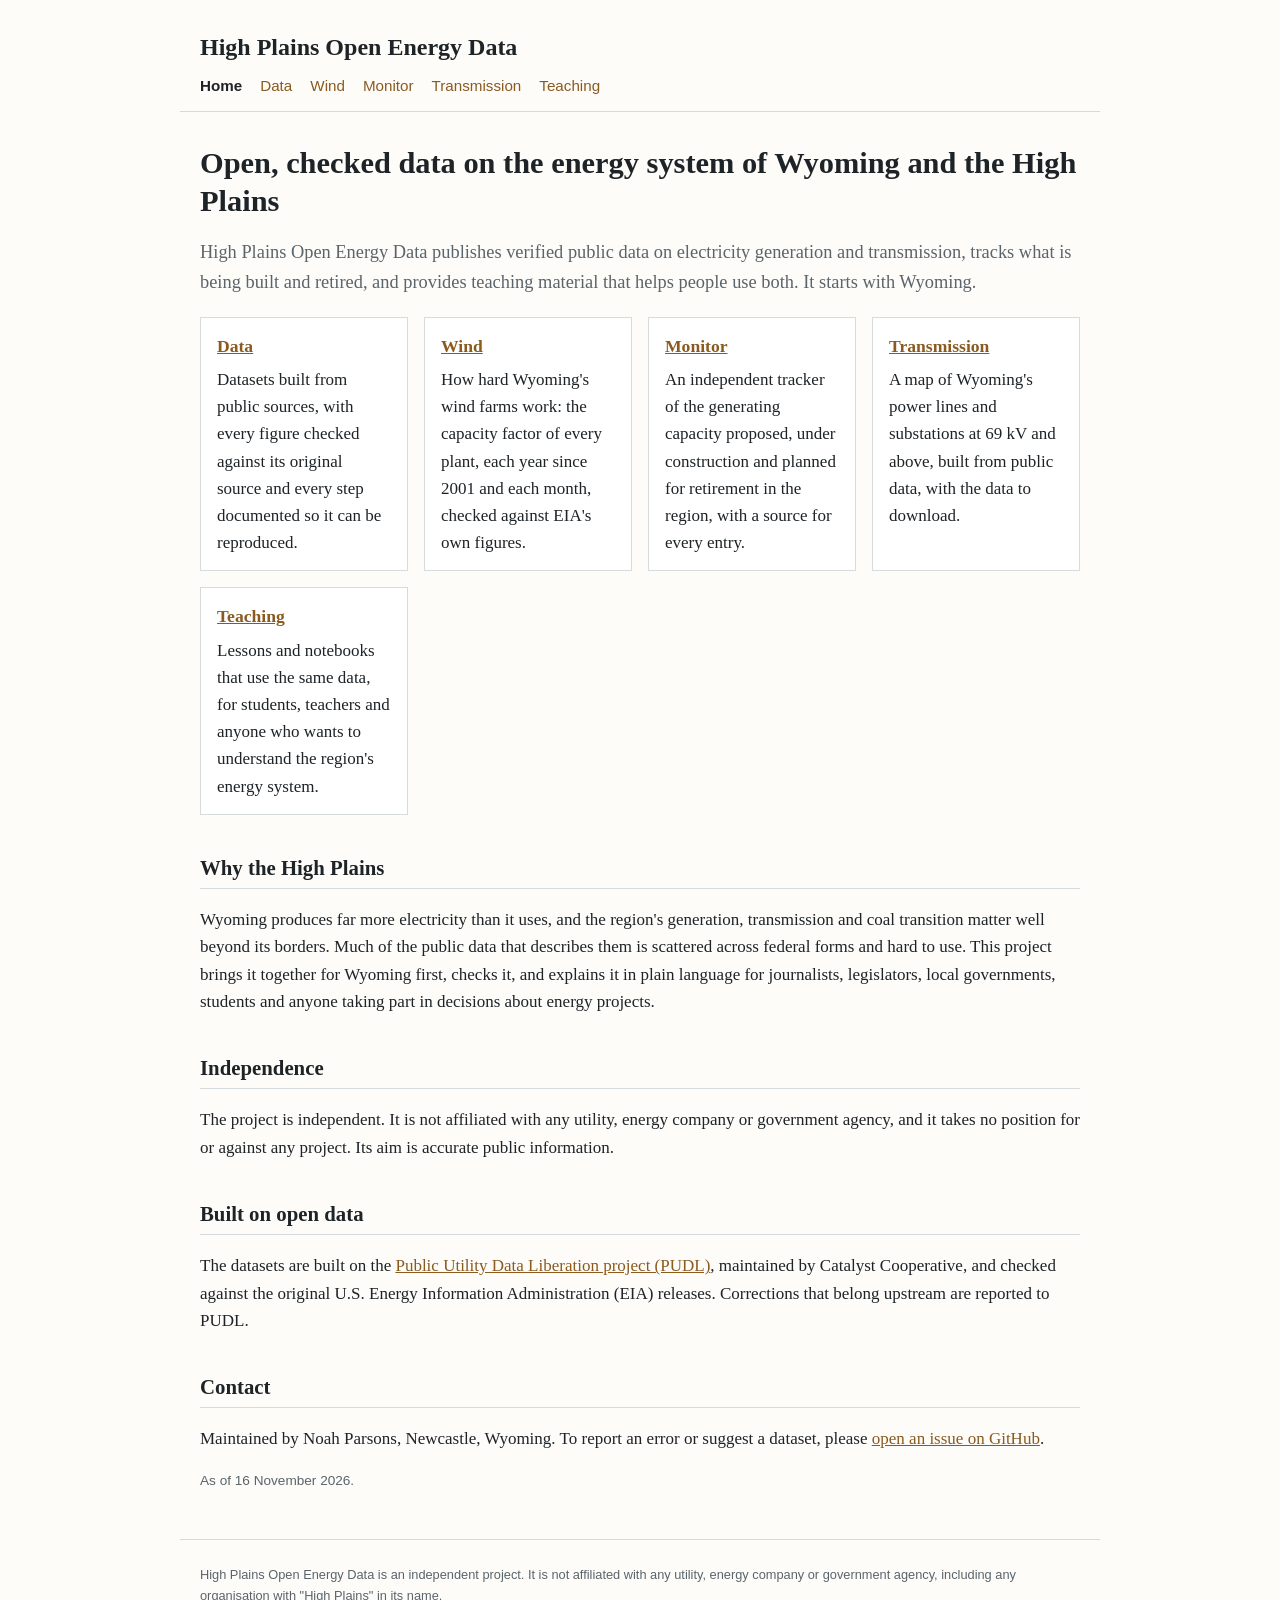
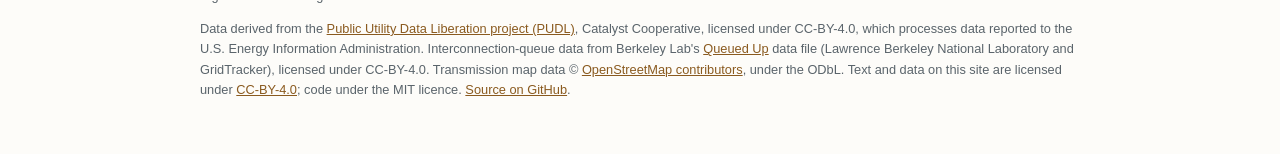
<file: index.html>
<!doctype html>
<html lang="en-GB">
<head>
<meta charset="utf-8">
<meta name="viewport" content="width=device-width, initial-scale=1">
<title>Home | High Plains Open Energy Data</title>
<link rel="stylesheet" href="assets/style.css">
</head>
<body>
<header>
<a class="name" href="index.html">High Plains Open Energy Data</a>
<nav><a href="index.html" class="current">Home</a><a href="data.html">Data</a><a href="wind.html">Wind</a><a href="monitor.html">Monitor</a><a href="transmission.html">Transmission</a><a href="teaching.html">Teaching</a></nav>
</header>
<main>

<h1>Open, checked data on the energy system of Wyoming and the High Plains</h1>
<p class="lead">High Plains Open Energy Data publishes verified public data on electricity generation and
transmission, tracks what is being built and retired, and provides teaching material that helps people use both.
It starts with Wyoming.</p>
<div class="cards">
<div class="card"><h3><a href="data.html">Data</a></h3>Datasets built from public sources, with every figure
checked against its original source and every step documented so it can be reproduced.</div>
<div class="card"><h3><a href="wind.html">Wind</a></h3>How hard Wyoming's wind farms work: the capacity
factor of every plant, each year since 2001 and each month, checked against EIA's own figures.</div>
<div class="card"><h3><a href="monitor.html">Monitor</a></h3>An independent tracker of the generating capacity
proposed, under construction and planned for retirement in the region, with a source for every entry.</div>
<div class="card"><h3><a href="transmission.html">Transmission</a></h3>A map of Wyoming's power lines
and substations at 69 kV and above, built from public data, with the data to download.</div>
<div class="card"><h3><a href="teaching.html">Teaching</a></h3>Lessons and notebooks that use the same data,
for students, teachers and anyone who wants to understand the region's energy system.</div>
</div>
<h2>Why the High Plains</h2>
<p>Wyoming produces far more electricity than it uses, and the region's generation, transmission and coal
transition matter well beyond its borders. Much of the public data that describes them is scattered across federal
forms and hard to use. This project brings it together for Wyoming first, checks it, and explains it in plain
language for journalists, legislators, local governments, students and anyone taking part in decisions about
energy projects.</p>
<h2>Independence</h2>
<p>The project is independent. It is not affiliated with any utility, energy company or government agency, and it
takes no position for or against any project. Its aim is accurate public information.</p>
<h2>Built on open data</h2>
<p>The datasets are built on the <a href="https://catalyst.coop/pudl/">Public Utility Data Liberation project
(PUDL)</a>, maintained by Catalyst Cooperative, and checked against the original U.S. Energy Information
Administration (EIA) releases. Corrections that belong upstream are reported to PUDL.</p>
<h2>Contact</h2>
<p>Maintained by Noah Parsons, Newcastle, Wyoming. To report an error or suggest a dataset, please
<a href="https://github.com/high-plains-open-energy-data/high-plains-open-energy-data.github.io/issues">open an issue on GitHub</a>.</p>
<p class="asof">As of 16 November 2026.</p>

</main>
<footer>
<p>High Plains Open Energy Data is an independent project. It is not affiliated with any utility, energy company
or government agency, including any organisation with "High Plains" in its name.</p>
<p>Data derived from the <a href="https://catalyst.coop/pudl/">Public Utility Data Liberation project (PUDL)</a>,
Catalyst Cooperative, licensed under CC-BY-4.0, which processes data reported to the U.S. Energy Information
Administration. Interconnection-queue data from Berkeley Lab's <a href="https://emp.lbl.gov/queues">Queued Up</a>
data file (Lawrence Berkeley National Laboratory and GridTracker), licensed under CC-BY-4.0. Transmission map
data &copy; <a href="https://www.openstreetmap.org/copyright">OpenStreetMap contributors</a>, under the ODbL.
Text and data on this site are licensed under
<a href="https://creativecommons.org/licenses/by/4.0/">CC-BY-4.0</a>; code under the MIT licence.
<a href="https://github.com/high-plains-open-energy-data/high-plains-open-energy-data.github.io">Source on GitHub</a>.</p>
</footer>
</body>
</html>
</file>
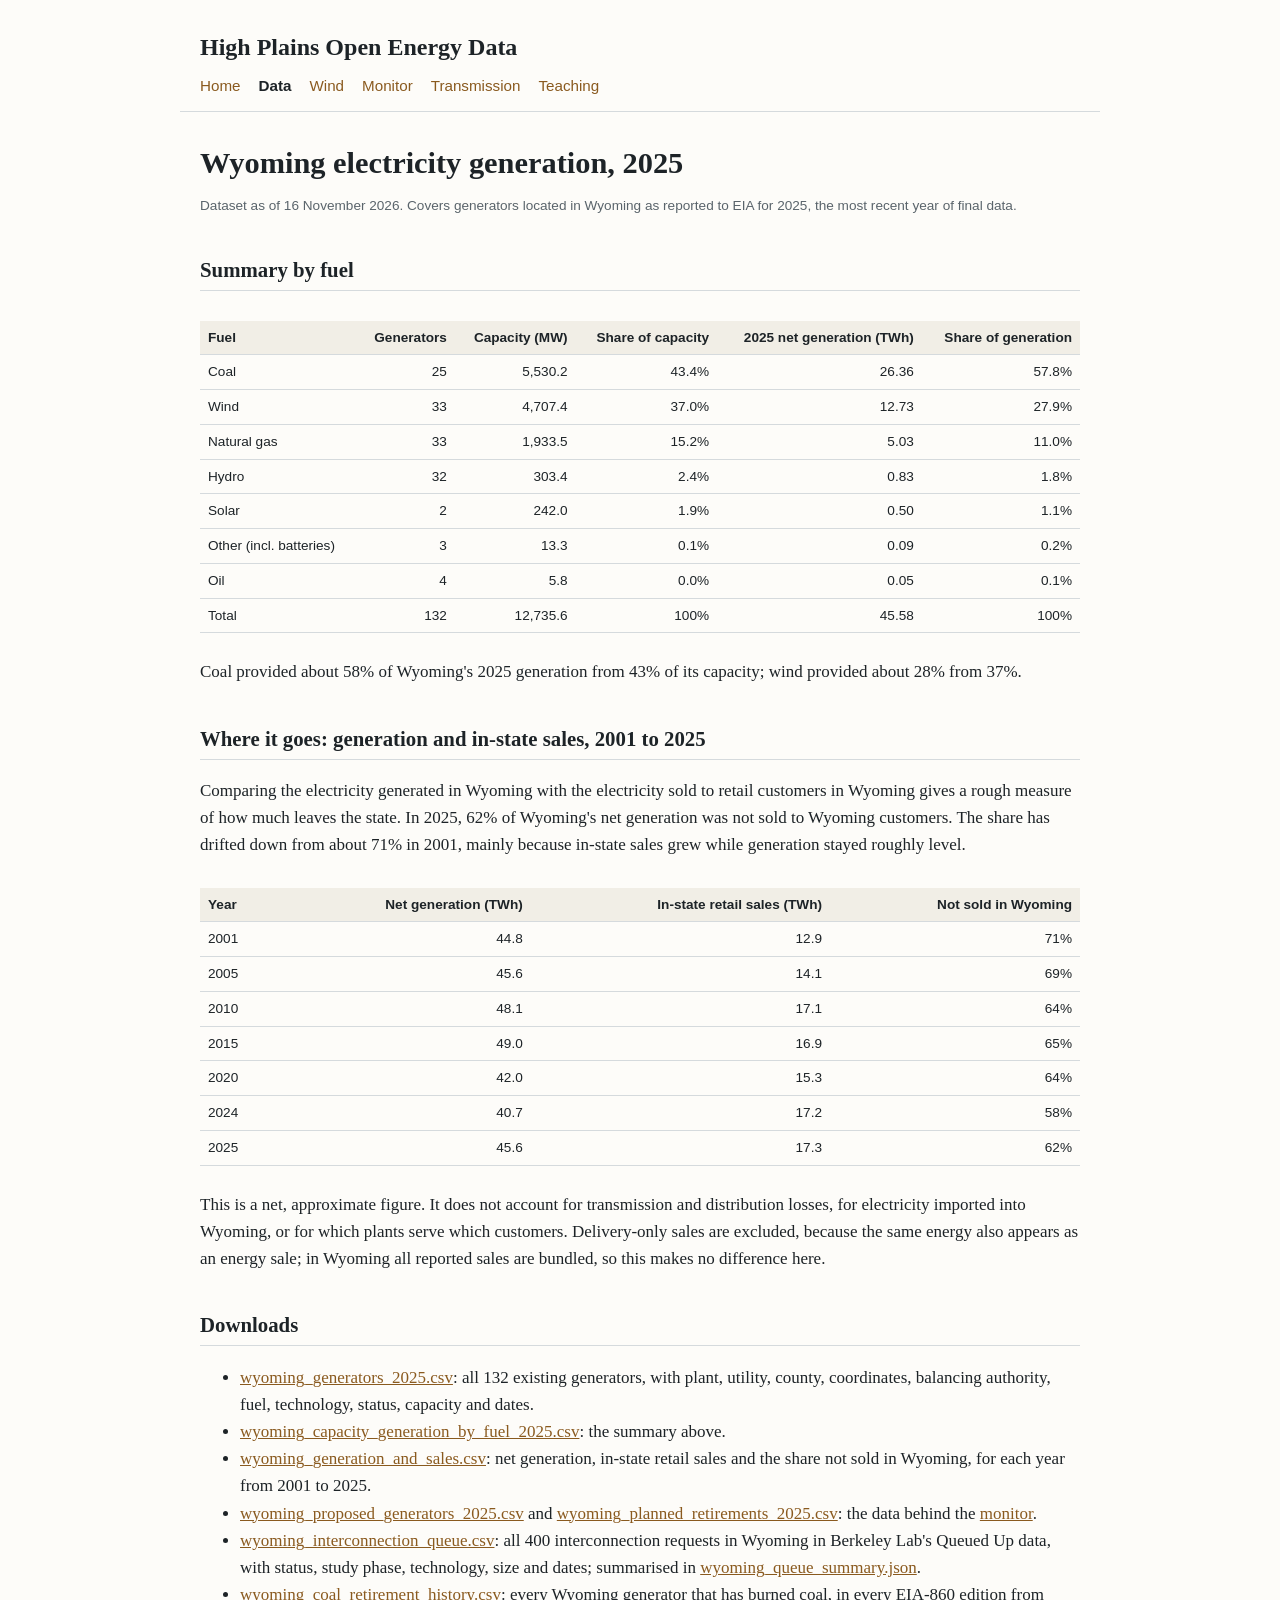
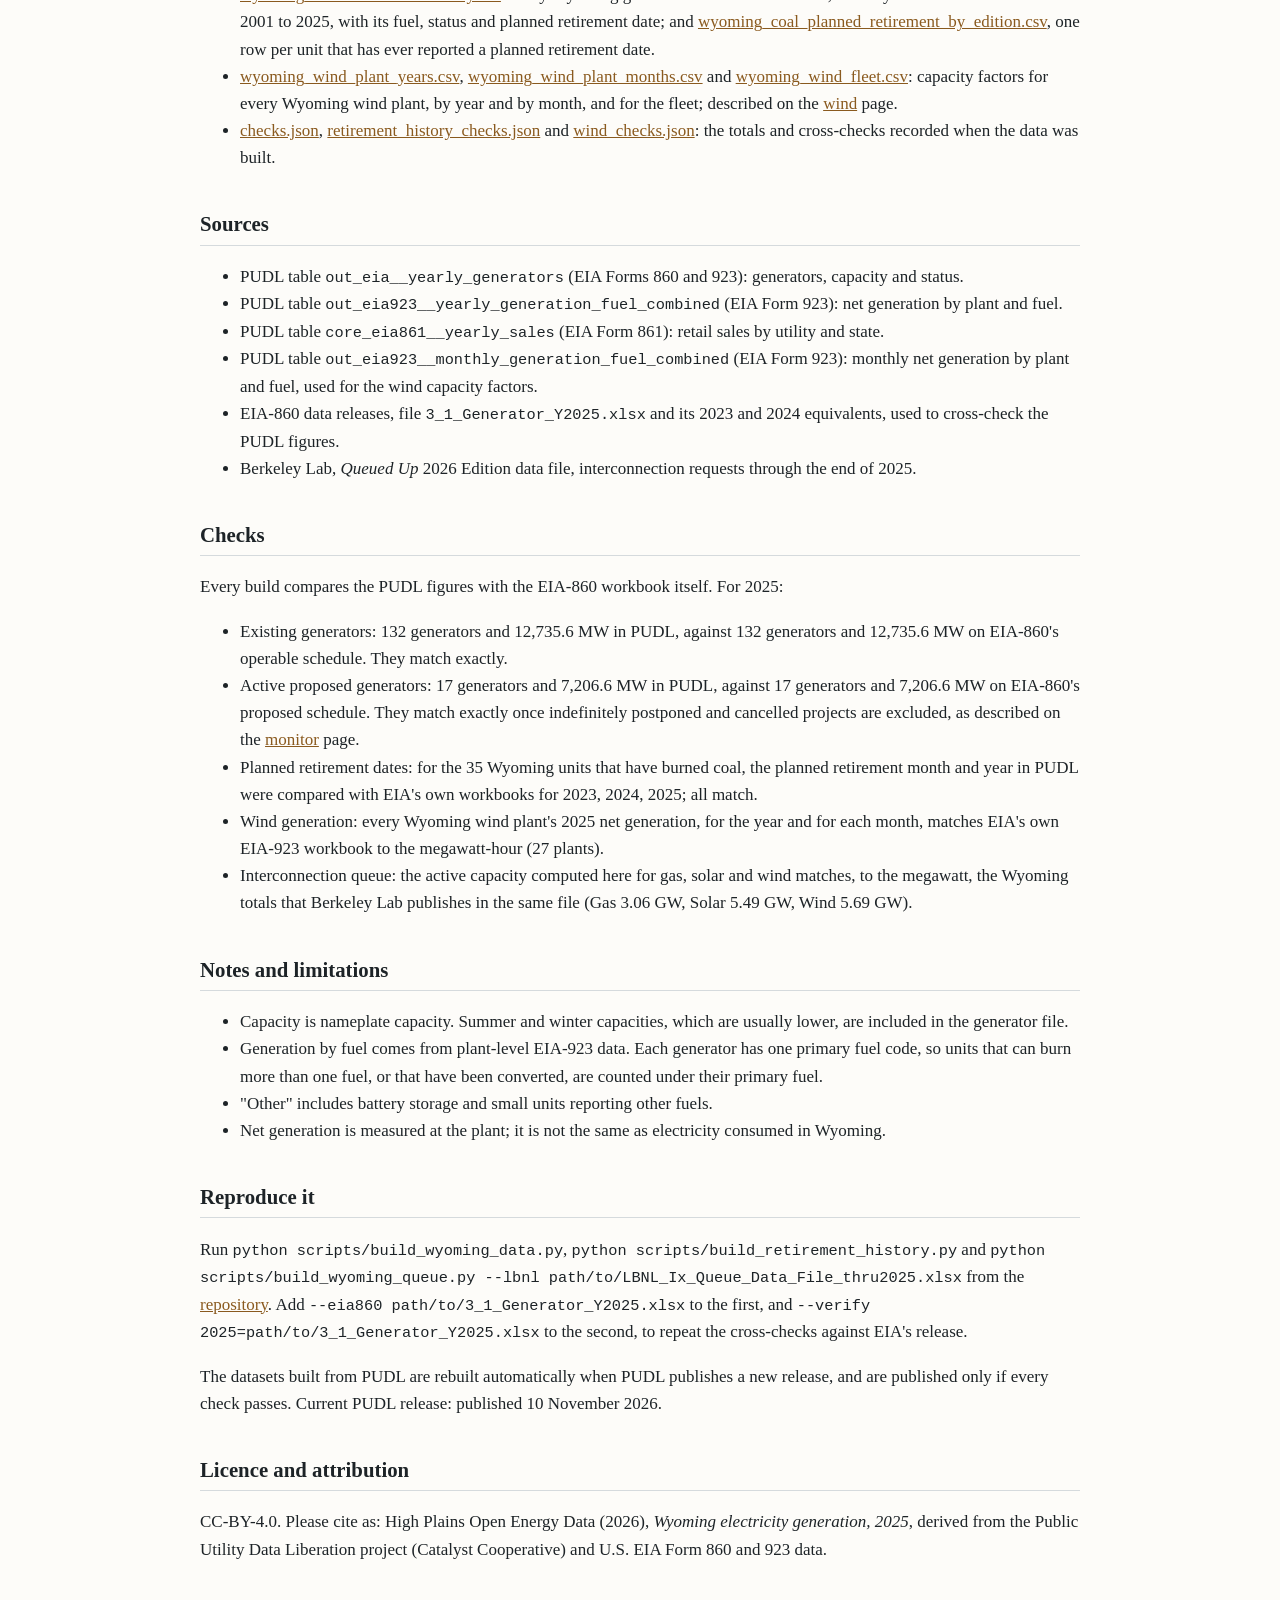
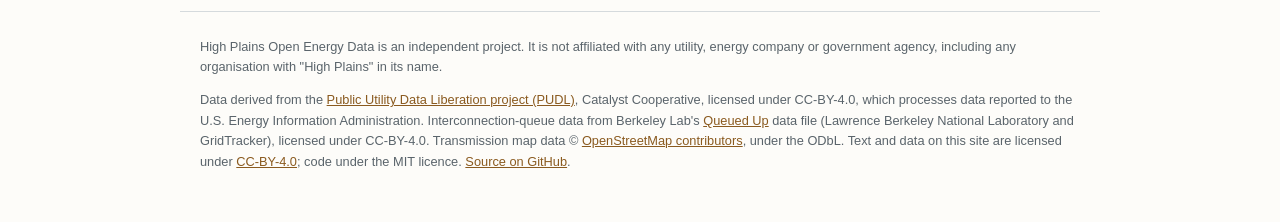
<file: data.html>
<!doctype html>
<html lang="en-GB">
<head>
<meta charset="utf-8">
<meta name="viewport" content="width=device-width, initial-scale=1">
<title>Data | High Plains Open Energy Data</title>
<link rel="stylesheet" href="assets/style.css">
</head>
<body>
<header>
<a class="name" href="index.html">High Plains Open Energy Data</a>
<nav><a href="index.html">Home</a><a href="data.html" class="current">Data</a><a href="wind.html">Wind</a><a href="monitor.html">Monitor</a><a href="transmission.html">Transmission</a><a href="teaching.html">Teaching</a></nav>
</header>
<main>

<h1>Wyoming electricity generation, 2025</h1>
<p class="asof">Dataset as of 16 November 2026. Covers generators located in Wyoming as reported to EIA for 2025, the most
recent year of final data.</p>
<h2>Summary by fuel</h2>
<div class="wrap"><table><thead><tr><th>Fuel</th><th class="num">Generators</th><th class="num">Capacity (MW)</th><th class="num">Share of capacity</th><th class="num">2025 net generation (TWh)</th><th class="num">Share of generation</th></tr></thead><tbody><tr><td>Coal</td><td class="num">25</td><td class="num">5,530.2</td><td class="num">43.4%</td><td class="num">26.36</td><td class="num">57.8%</td></tr><tr><td>Wind</td><td class="num">33</td><td class="num">4,707.4</td><td class="num">37.0%</td><td class="num">12.73</td><td class="num">27.9%</td></tr><tr><td>Natural gas</td><td class="num">33</td><td class="num">1,933.5</td><td class="num">15.2%</td><td class="num">5.03</td><td class="num">11.0%</td></tr><tr><td>Hydro</td><td class="num">32</td><td class="num">303.4</td><td class="num">2.4%</td><td class="num">0.83</td><td class="num">1.8%</td></tr><tr><td>Solar</td><td class="num">2</td><td class="num">242.0</td><td class="num">1.9%</td><td class="num">0.50</td><td class="num">1.1%</td></tr><tr><td>Other (incl. batteries)</td><td class="num">3</td><td class="num">13.3</td><td class="num">0.1%</td><td class="num">0.09</td><td class="num">0.2%</td></tr><tr><td>Oil</td><td class="num">4</td><td class="num">5.8</td><td class="num">0.0%</td><td class="num">0.05</td><td class="num">0.1%</td></tr><tr><td>Total</td><td class="num">132</td><td class="num">12,735.6</td><td class="num">100%</td><td class="num">45.58</td><td class="num">100%</td></tr></tbody></table></div>
<p>Coal provided about 58% of
Wyoming's 2025 generation from 43%
of its capacity; wind provided about
28% from
37%.</p>
<h2>Where it goes: generation and in-state sales, 2001 to 2025</h2>
<p>Comparing the electricity generated in Wyoming with the electricity sold to retail customers in Wyoming gives a
rough measure of how much leaves the state. In 2025, 62% of Wyoming's net
generation was not sold to Wyoming customers. The share has drifted down from about 71% in 2001, mainly because
in-state sales grew while generation stayed roughly level.</p>
<div class="wrap"><table><thead><tr><th>Year</th><th class="num">Net generation (TWh)</th><th class="num">In-state retail sales (TWh)</th><th class="num">Not sold in Wyoming</th></tr></thead><tbody><tr><td>2001</td><td class="num">44.8</td><td class="num">12.9</td><td class="num">71%</td></tr><tr><td>2005</td><td class="num">45.6</td><td class="num">14.1</td><td class="num">69%</td></tr><tr><td>2010</td><td class="num">48.1</td><td class="num">17.1</td><td class="num">64%</td></tr><tr><td>2015</td><td class="num">49.0</td><td class="num">16.9</td><td class="num">65%</td></tr><tr><td>2020</td><td class="num">42.0</td><td class="num">15.3</td><td class="num">64%</td></tr><tr><td>2024</td><td class="num">40.7</td><td class="num">17.2</td><td class="num">58%</td></tr><tr><td>2025</td><td class="num">45.6</td><td class="num">17.3</td><td class="num">62%</td></tr></tbody></table></div>
<p>This is a net, approximate figure. It does not account for transmission and distribution losses, for electricity
imported into Wyoming, or for which plants serve which customers. Delivery-only sales are excluded, because
the same energy also appears as an energy sale; in Wyoming all reported sales are bundled, so this makes no
difference here.</p>
<h2>Downloads</h2>
<ul>
<li><a href="data/wyoming_generators_2025.csv">wyoming_generators_2025.csv</a>: all 132
existing generators, with plant, utility, county, coordinates, balancing authority, fuel, technology, status,
capacity and dates.</li>
<li><a href="data/wyoming_capacity_generation_by_fuel_2025.csv">wyoming_capacity_generation_by_fuel_2025.csv</a>:
the summary above.</li>
<li><a href="data/wyoming_generation_and_sales.csv">wyoming_generation_and_sales.csv</a>: net generation,
in-state retail sales and the share not sold in Wyoming, for each year from 2001 to 2025.</li>
<li><a href="data/wyoming_proposed_generators_2025.csv">wyoming_proposed_generators_2025.csv</a> and
<a href="data/wyoming_planned_retirements_2025.csv">wyoming_planned_retirements_2025.csv</a>: the data behind the
<a href="monitor.html">monitor</a>.</li>
<li><a href="data/wyoming_interconnection_queue.csv">wyoming_interconnection_queue.csv</a>: all
400 interconnection requests in Wyoming in Berkeley Lab's Queued Up data, with status, study
phase, technology, size and dates; summarised in <a href="data/wyoming_queue_summary.json">wyoming_queue_summary.json</a>.</li>
<li><a href="data/wyoming_coal_retirement_history.csv">wyoming_coal_retirement_history.csv</a>: every Wyoming
generator that has burned coal, in every EIA-860 edition from 2001 to
2025, with its fuel, status and planned retirement date; and
<a href="data/wyoming_coal_planned_retirement_by_edition.csv">wyoming_coal_planned_retirement_by_edition.csv</a>,
one row per unit that has ever reported a planned retirement date.</li>
<li><a href="data/wyoming_wind_plant_years.csv">wyoming_wind_plant_years.csv</a>,
<a href="data/wyoming_wind_plant_months.csv">wyoming_wind_plant_months.csv</a> and
<a href="data/wyoming_wind_fleet.csv">wyoming_wind_fleet.csv</a>: capacity factors for every Wyoming wind plant, by
year and by month, and for the fleet; described on the <a href="wind.html">wind</a> page.</li>
<li><a href="data/checks.json">checks.json</a>, <a href="data/retirement_history_checks.json">retirement_history_checks.json</a>
and <a href="data/wind_checks.json">wind_checks.json</a>:
the totals and cross-checks recorded when the data was built.</li>
</ul>
<h2>Sources</h2>
<ul>
<li>PUDL table <code>out_eia__yearly_generators</code> (EIA Forms 860 and 923): generators, capacity and status.</li>
<li>PUDL table <code>out_eia923__yearly_generation_fuel_combined</code> (EIA Form 923): net generation by plant and
fuel.</li>
<li>PUDL table <code>core_eia861__yearly_sales</code> (EIA Form 861): retail sales by utility and state.</li>
<li>PUDL table <code>out_eia923__monthly_generation_fuel_combined</code> (EIA Form 923): monthly net generation by
plant and fuel, used for the wind capacity factors.</li>
<li>EIA-860 data releases, file <code>3_1_Generator_Y2025.xlsx</code> and its 2023 and 2024 equivalents, used to
cross-check the PUDL figures.</li>
<li>Berkeley Lab, <em>Queued Up</em> 2026 Edition data file, interconnection requests through the end of 2025.</li>
</ul>
<h2>Checks</h2>
<p>Every build compares the PUDL figures with the EIA-860 workbook itself. For 2025:</p>
<ul>
<li>Existing generators: 132 generators and 12,735.6 MW in
PUDL, against 132 generators and
12,735.6 MW on EIA-860's operable schedule. They match exactly.</li>
<li>Active proposed generators: 17 generators and
7,206.6 MW in PUDL, against 17
generators and 7,206.6 MW on EIA-860's proposed schedule. They match
exactly once indefinitely postponed and cancelled projects are excluded, as described on the
<a href="monitor.html">monitor</a> page.</li>
<li>Planned retirement dates: for the 35 Wyoming units that have burned coal, the planned
retirement month and year in PUDL were compared with EIA's own workbooks for
2023, 2024, 2025; all match.</li>
<li>Wind generation: every Wyoming wind plant's 2025 net generation, for the year and for each month, matches EIA's
own EIA-923 workbook to the megawatt-hour (27 plants).</li>
<li>Interconnection queue: the active capacity computed here for gas, solar and wind matches, to the megawatt, the
Wyoming totals that Berkeley Lab publishes in the same file
(Gas 3.06 GW, Solar 5.49 GW, Wind 5.69 GW).</li>
</ul>
<h2>Notes and limitations</h2>
<ul>
<li>Capacity is nameplate capacity. Summer and winter capacities, which are usually lower, are included in the
generator file.</li>
<li>Generation by fuel comes from plant-level EIA-923 data. Each generator has one primary fuel code, so units that
can burn more than one fuel, or that have been converted, are counted under their primary fuel.</li>
<li>"Other" includes battery storage and small units reporting other fuels.</li>
<li>Net generation is measured at the plant; it is not the same as electricity consumed in Wyoming.</li>
</ul>
<h2>Reproduce it</h2>
<p>Run <code>python scripts/build_wyoming_data.py</code>, <code>python scripts/build_retirement_history.py</code>
and <code>python scripts/build_wyoming_queue.py --lbnl path/to/LBNL_Ix_Queue_Data_File_thru2025.xlsx</code> from
the <a href="https://github.com/high-plains-open-energy-data/high-plains-open-energy-data.github.io">repository</a>. Add <code>--eia860 path/to/3_1_Generator_Y2025.xlsx</code> to the first, and
<code>--verify 2025=path/to/3_1_Generator_Y2025.xlsx</code> to the second, to repeat the cross-checks against
EIA's release.</p>
<p>The datasets built from PUDL are rebuilt automatically when PUDL publishes a new release, and are published only
if every check passes. Current PUDL release: published 10 November 2026.</p>
<h2>Licence and attribution</h2>
<p>CC-BY-4.0. Please cite as: High Plains Open Energy Data (2026), <em>Wyoming electricity generation, 2025</em>,
derived from the Public Utility Data Liberation project (Catalyst Cooperative) and U.S. EIA Form 860 and 923
data.</p>

</main>
<footer>
<p>High Plains Open Energy Data is an independent project. It is not affiliated with any utility, energy company
or government agency, including any organisation with "High Plains" in its name.</p>
<p>Data derived from the <a href="https://catalyst.coop/pudl/">Public Utility Data Liberation project (PUDL)</a>,
Catalyst Cooperative, licensed under CC-BY-4.0, which processes data reported to the U.S. Energy Information
Administration. Interconnection-queue data from Berkeley Lab's <a href="https://emp.lbl.gov/queues">Queued Up</a>
data file (Lawrence Berkeley National Laboratory and GridTracker), licensed under CC-BY-4.0. Transmission map
data &copy; <a href="https://www.openstreetmap.org/copyright">OpenStreetMap contributors</a>, under the ODbL.
Text and data on this site are licensed under
<a href="https://creativecommons.org/licenses/by/4.0/">CC-BY-4.0</a>; code under the MIT licence.
<a href="https://github.com/high-plains-open-energy-data/high-plains-open-energy-data.github.io">Source on GitHub</a>.</p>
</footer>
</body>
</html>
</file>
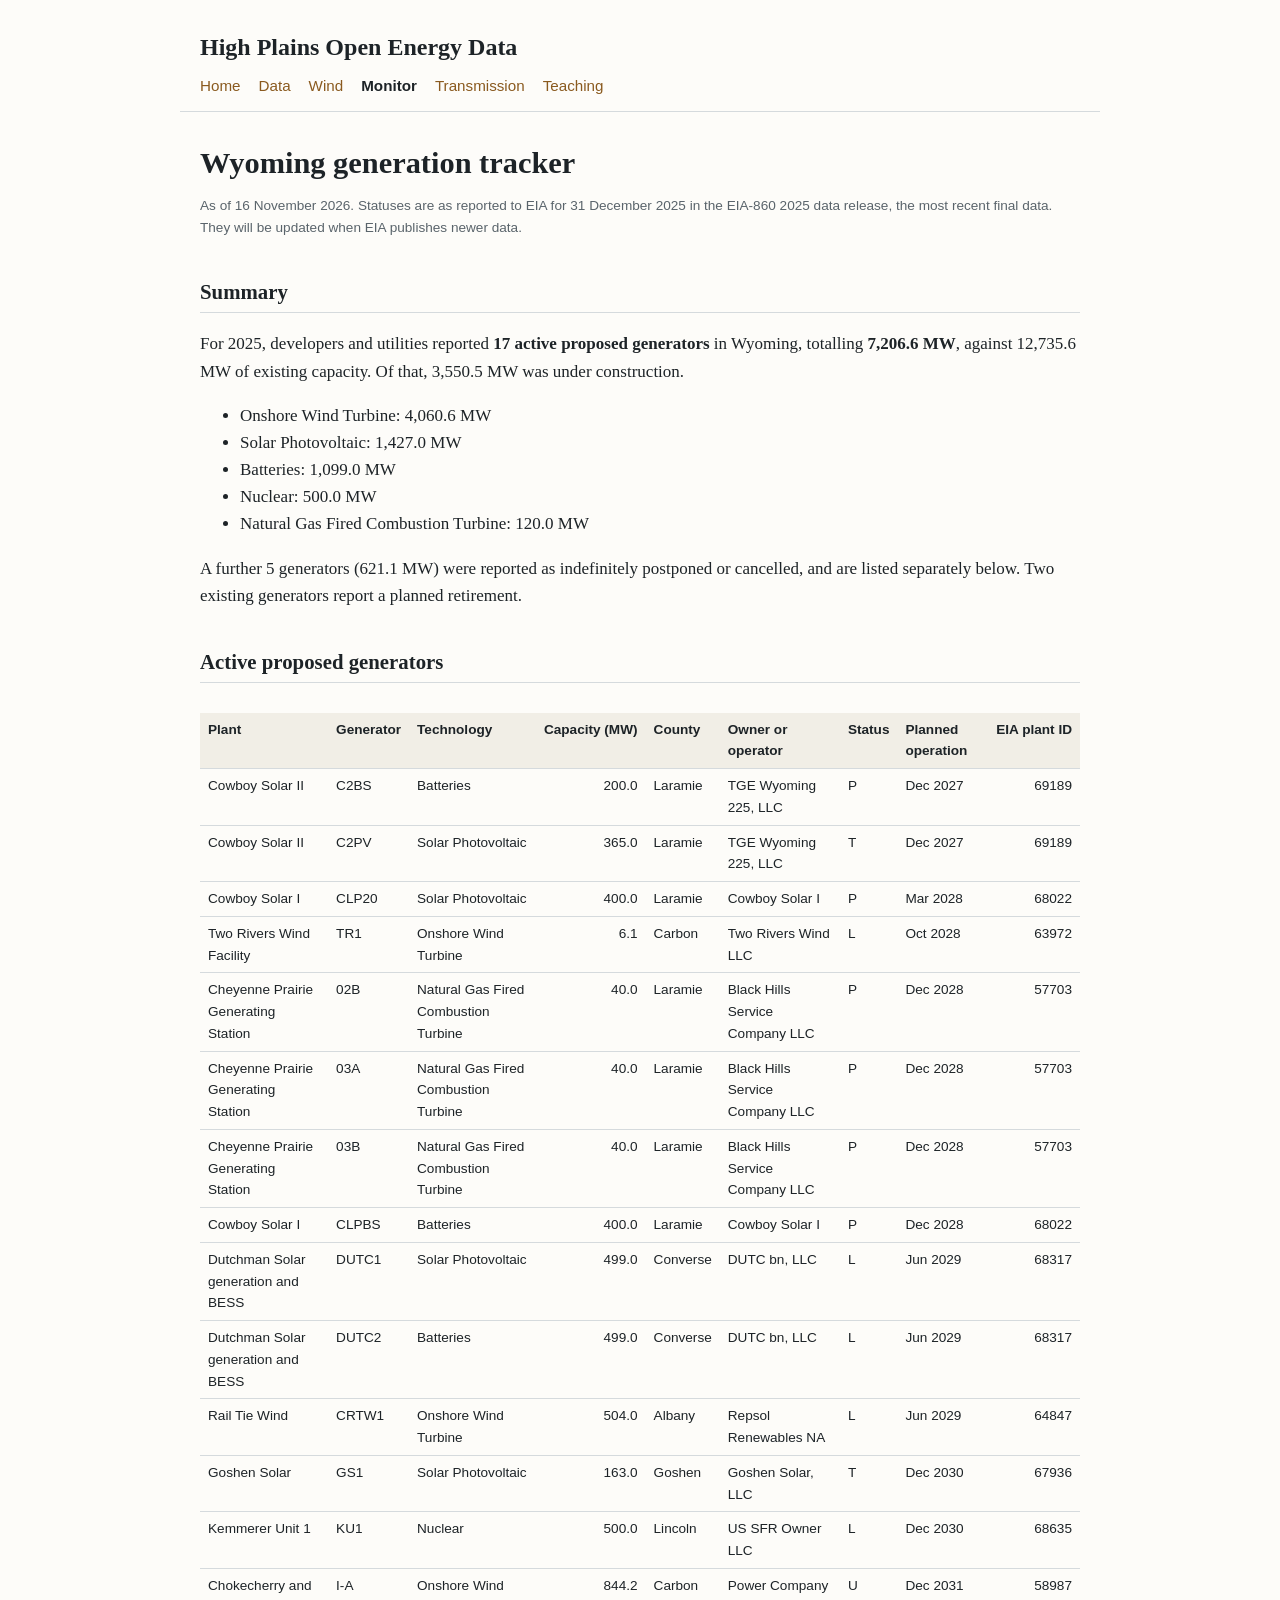
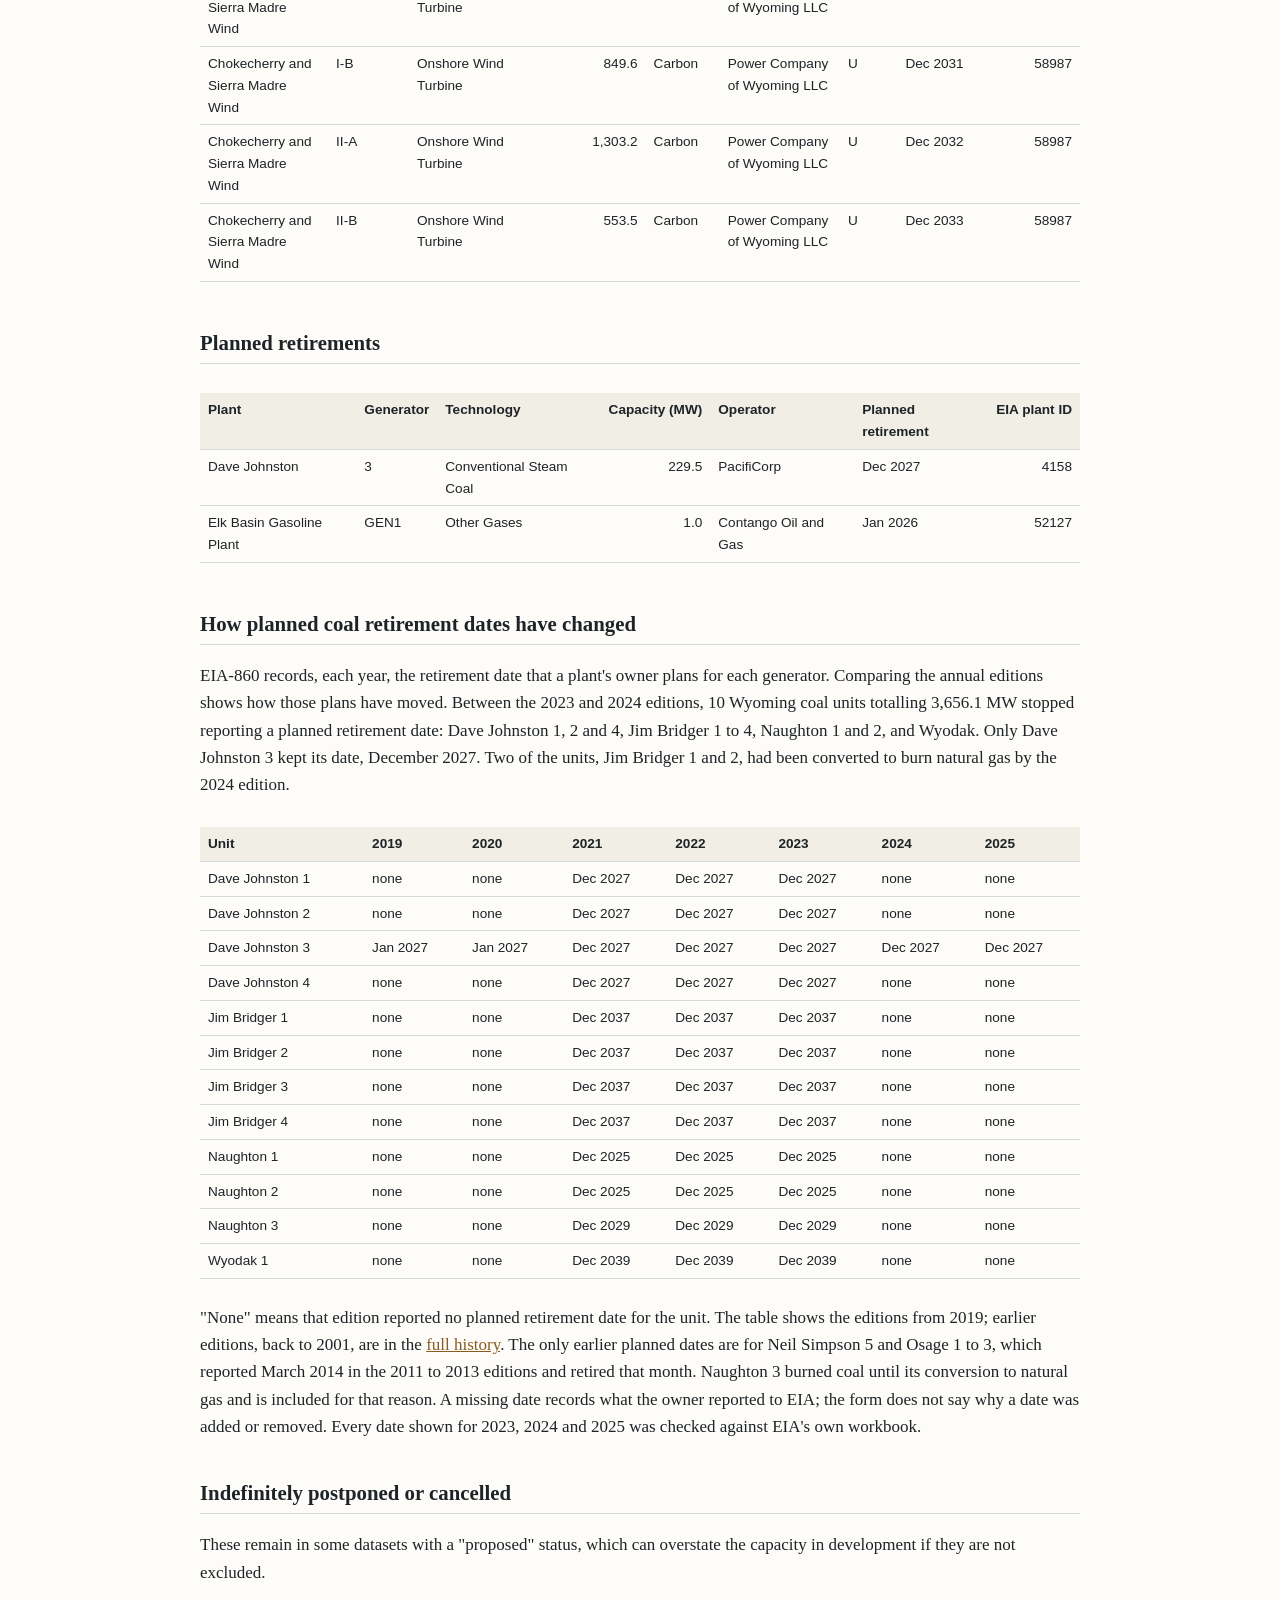
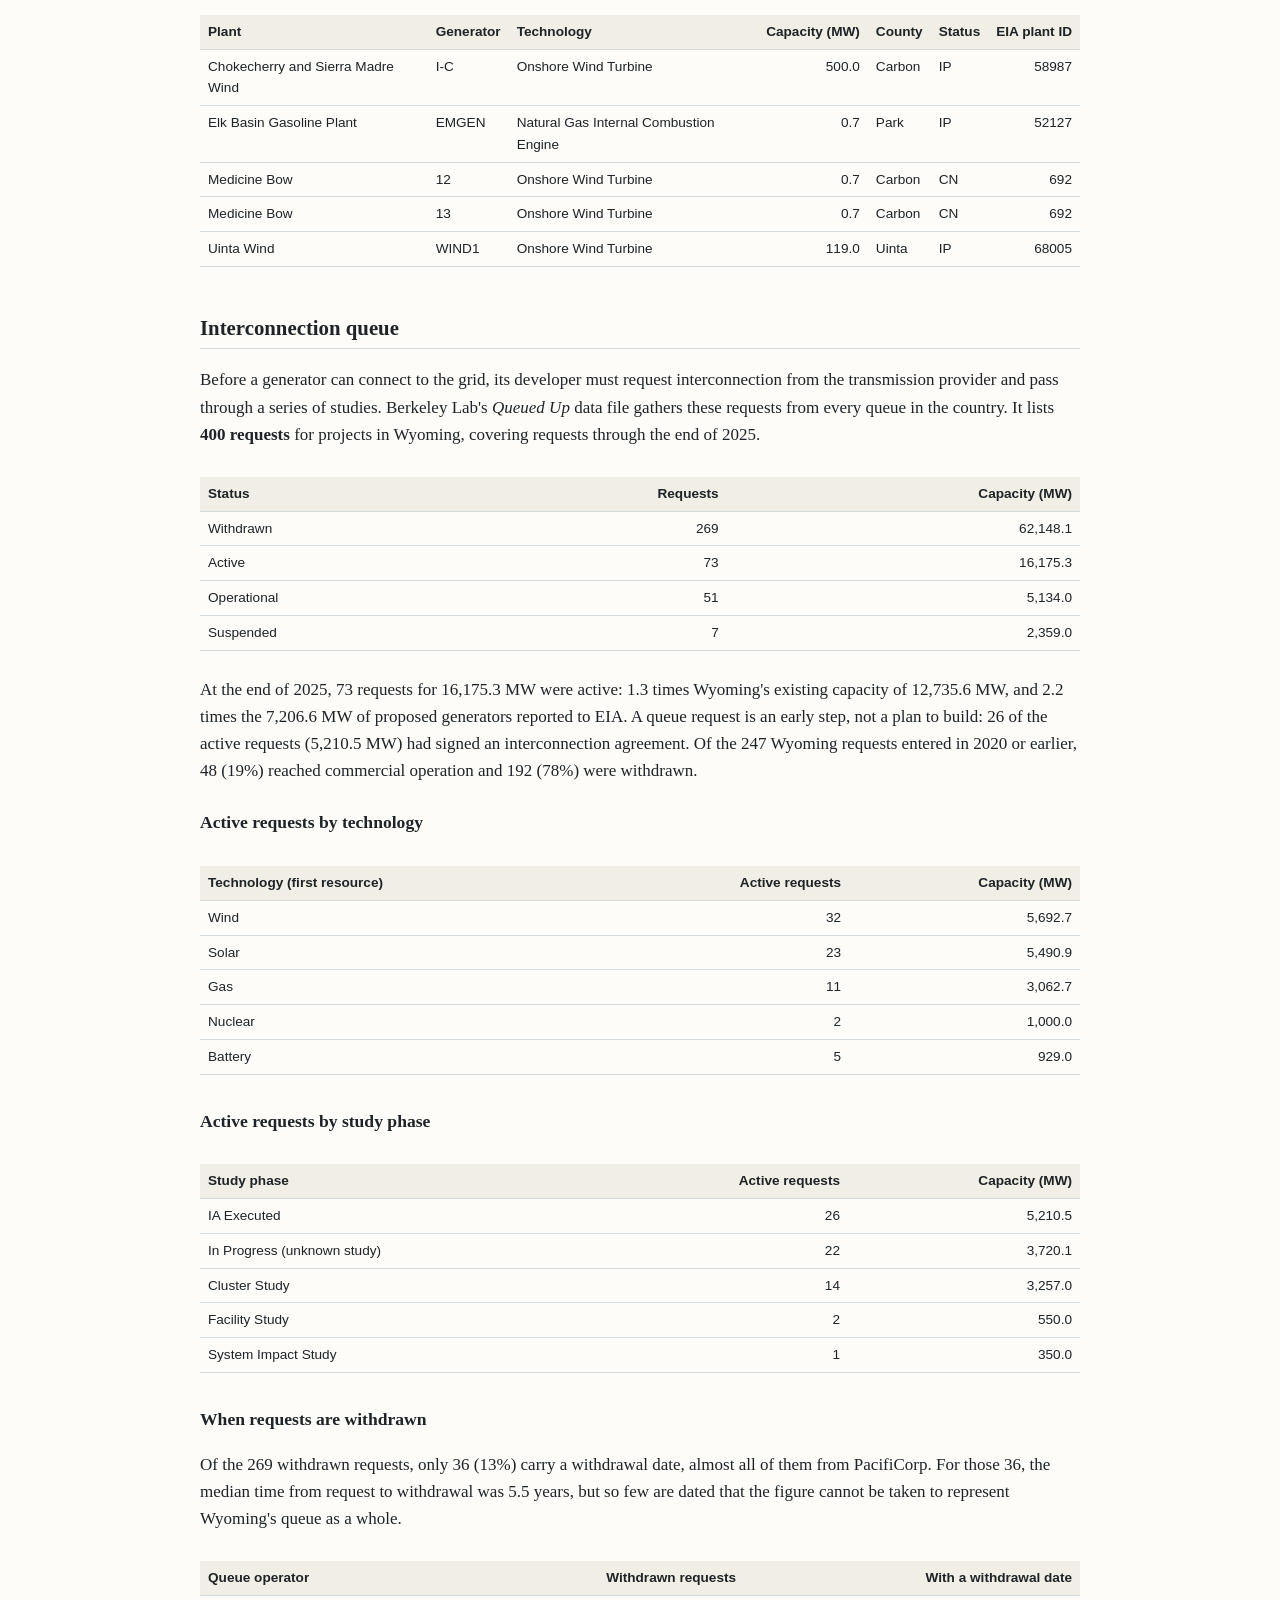
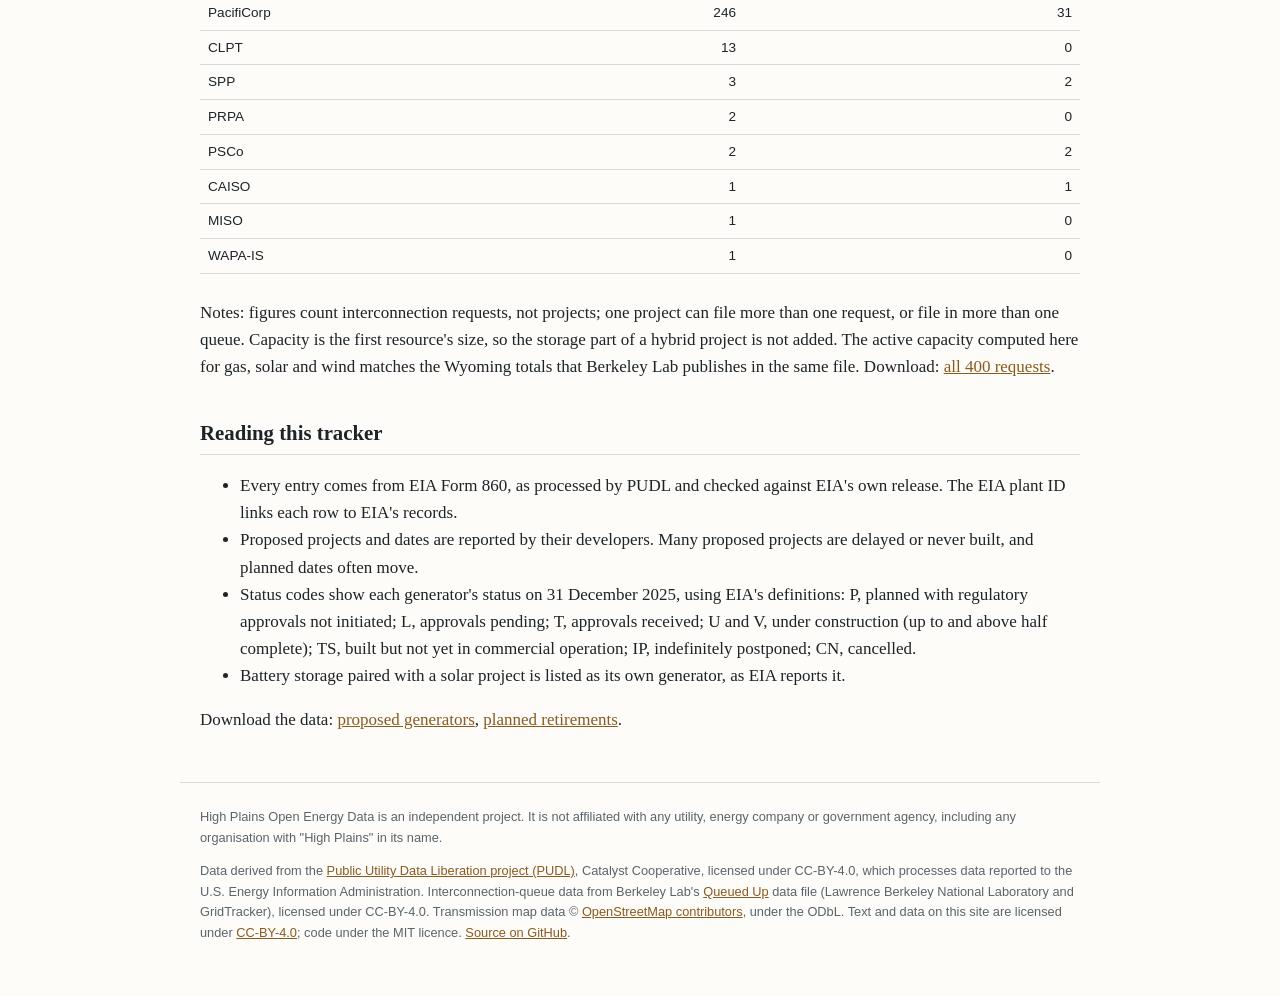
<file: monitor.html>
<!doctype html>
<html lang="en-GB">
<head>
<meta charset="utf-8">
<meta name="viewport" content="width=device-width, initial-scale=1">
<title>Monitor | High Plains Open Energy Data</title>
<link rel="stylesheet" href="assets/style.css">
</head>
<body>
<header>
<a class="name" href="index.html">High Plains Open Energy Data</a>
<nav><a href="index.html">Home</a><a href="data.html">Data</a><a href="wind.html">Wind</a><a href="monitor.html" class="current">Monitor</a><a href="transmission.html">Transmission</a><a href="teaching.html">Teaching</a></nav>
</header>
<main>

<h1>Wyoming generation tracker</h1>
<p class="asof">As of 16 November 2026. Statuses are as reported to EIA for 31 December 2025 in the EIA-860 2025 data
release, the most recent final data. They will be updated when EIA publishes newer data.</p>
<h2>Summary</h2>
<p>For 2025, developers and utilities reported <strong>17 active proposed
generators</strong> in Wyoming, totalling <strong>7,206.6 MW</strong>, against
12,735.6 MW of existing capacity. Of that, 3,550.5 MW was under construction.</p>
<ul><li>Onshore Wind Turbine: 4,060.6 MW</li><li>Solar Photovoltaic: 1,427.0 MW</li><li>Batteries: 1,099.0 MW</li><li>Nuclear: 500.0 MW</li><li>Natural Gas Fired Combustion Turbine: 120.0 MW</li></ul>
<p>A further 5 generators (621.1
MW) were reported as indefinitely postponed or cancelled, and are listed separately below. Two existing generators
report a planned retirement.</p>
<h2>Active proposed generators</h2>
<div class="wrap"><table><thead><tr><th>Plant</th><th>Generator</th><th>Technology</th><th class="num">Capacity (MW)</th><th>County</th><th>Owner or operator</th><th>Status</th><th>Planned operation</th><th class="num">EIA plant ID</th></tr></thead><tbody><tr><td>Cowboy Solar II</td><td>C2BS</td><td>Batteries</td><td class="num">200.0</td><td>Laramie</td><td>TGE Wyoming 225, LLC</td><td>P</td><td>Dec 2027</td><td class="num">69189</td></tr><tr><td>Cowboy Solar II</td><td>C2PV</td><td>Solar Photovoltaic</td><td class="num">365.0</td><td>Laramie</td><td>TGE Wyoming 225, LLC</td><td>T</td><td>Dec 2027</td><td class="num">69189</td></tr><tr><td>Cowboy Solar I</td><td>CLP20</td><td>Solar Photovoltaic</td><td class="num">400.0</td><td>Laramie</td><td>Cowboy Solar I</td><td>P</td><td>Mar 2028</td><td class="num">68022</td></tr><tr><td>Two Rivers Wind Facility</td><td>TR1</td><td>Onshore Wind Turbine</td><td class="num">6.1</td><td>Carbon</td><td>Two Rivers Wind LLC</td><td>L</td><td>Oct 2028</td><td class="num">63972</td></tr><tr><td>Cheyenne Prairie Generating Station</td><td>02B</td><td>Natural Gas Fired Combustion Turbine</td><td class="num">40.0</td><td>Laramie</td><td>Black Hills Service Company LLC</td><td>P</td><td>Dec 2028</td><td class="num">57703</td></tr><tr><td>Cheyenne Prairie Generating Station</td><td>03A</td><td>Natural Gas Fired Combustion Turbine</td><td class="num">40.0</td><td>Laramie</td><td>Black Hills Service Company LLC</td><td>P</td><td>Dec 2028</td><td class="num">57703</td></tr><tr><td>Cheyenne Prairie Generating Station</td><td>03B</td><td>Natural Gas Fired Combustion Turbine</td><td class="num">40.0</td><td>Laramie</td><td>Black Hills Service Company LLC</td><td>P</td><td>Dec 2028</td><td class="num">57703</td></tr><tr><td>Cowboy Solar I</td><td>CLPBS</td><td>Batteries</td><td class="num">400.0</td><td>Laramie</td><td>Cowboy Solar I</td><td>P</td><td>Dec 2028</td><td class="num">68022</td></tr><tr><td>Dutchman Solar generation and BESS</td><td>DUTC1</td><td>Solar Photovoltaic</td><td class="num">499.0</td><td>Converse</td><td>DUTC bn, LLC</td><td>L</td><td>Jun 2029</td><td class="num">68317</td></tr><tr><td>Dutchman Solar generation and BESS</td><td>DUTC2</td><td>Batteries</td><td class="num">499.0</td><td>Converse</td><td>DUTC bn, LLC</td><td>L</td><td>Jun 2029</td><td class="num">68317</td></tr><tr><td>Rail Tie Wind</td><td>CRTW1</td><td>Onshore Wind Turbine</td><td class="num">504.0</td><td>Albany</td><td>Repsol Renewables NA</td><td>L</td><td>Jun 2029</td><td class="num">64847</td></tr><tr><td>Goshen Solar</td><td>GS1</td><td>Solar Photovoltaic</td><td class="num">163.0</td><td>Goshen</td><td>Goshen Solar, LLC</td><td>T</td><td>Dec 2030</td><td class="num">67936</td></tr><tr><td>Kemmerer Unit 1</td><td>KU1</td><td>Nuclear</td><td class="num">500.0</td><td>Lincoln</td><td>US SFR Owner LLC</td><td>L</td><td>Dec 2030</td><td class="num">68635</td></tr><tr><td>Chokecherry and Sierra Madre Wind</td><td>I-A</td><td>Onshore Wind Turbine</td><td class="num">844.2</td><td>Carbon</td><td>Power Company of Wyoming LLC</td><td>U</td><td>Dec 2031</td><td class="num">58987</td></tr><tr><td>Chokecherry and Sierra Madre Wind</td><td>I-B</td><td>Onshore Wind Turbine</td><td class="num">849.6</td><td>Carbon</td><td>Power Company of Wyoming LLC</td><td>U</td><td>Dec 2031</td><td class="num">58987</td></tr><tr><td>Chokecherry and Sierra Madre Wind</td><td>II-A</td><td>Onshore Wind Turbine</td><td class="num">1,303.2</td><td>Carbon</td><td>Power Company of Wyoming LLC</td><td>U</td><td>Dec 2032</td><td class="num">58987</td></tr><tr><td>Chokecherry and Sierra Madre Wind</td><td>II-B</td><td>Onshore Wind Turbine</td><td class="num">553.5</td><td>Carbon</td><td>Power Company of Wyoming LLC</td><td>U</td><td>Dec 2033</td><td class="num">58987</td></tr></tbody></table></div>
<h2>Planned retirements</h2>
<div class="wrap"><table><thead><tr><th>Plant</th><th>Generator</th><th>Technology</th><th class="num">Capacity (MW)</th><th>Operator</th><th>Planned retirement</th><th class="num">EIA plant ID</th></tr></thead><tbody><tr><td>Dave Johnston</td><td>3</td><td>Conventional Steam Coal</td><td class="num">229.5</td><td>PacifiCorp</td><td>Dec 2027</td><td class="num">4158</td></tr><tr><td>Elk Basin Gasoline Plant</td><td>GEN1</td><td>Other Gases</td><td class="num">1.0</td><td>Contango Oil and Gas</td><td>Jan 2026</td><td class="num">52127</td></tr></tbody></table></div>
<h2>How planned coal retirement dates have changed</h2>
<p>EIA-860 records, each year, the retirement date that a plant's owner plans for each generator. Comparing the
annual editions shows how those plans have moved. Between the 2023 and 2024 editions, 10 Wyoming coal
units totalling 3,656.1 MW stopped reporting a planned retirement date: Dave Johnston 1, 2 and 4, Jim Bridger
1 to 4, Naughton 1 and 2, and Wyodak. Only Dave Johnston 3 kept its date, December 2027. Two of the units, Jim Bridger 1 and 2, had been converted to burn natural
gas by the 2024 edition.</p>
<div class="wrap"><table><thead><tr><th>Unit</th><th>2019</th><th>2020</th><th>2021</th><th>2022</th><th>2023</th><th>2024</th><th>2025</th></tr></thead><tbody><tr><td>Dave Johnston 1</td><td>none</td><td>none</td><td>Dec 2027</td><td>Dec 2027</td><td>Dec 2027</td><td>none</td><td>none</td></tr><tr><td>Dave Johnston 2</td><td>none</td><td>none</td><td>Dec 2027</td><td>Dec 2027</td><td>Dec 2027</td><td>none</td><td>none</td></tr><tr><td>Dave Johnston 3</td><td>Jan 2027</td><td>Jan 2027</td><td>Dec 2027</td><td>Dec 2027</td><td>Dec 2027</td><td>Dec 2027</td><td>Dec 2027</td></tr><tr><td>Dave Johnston 4</td><td>none</td><td>none</td><td>Dec 2027</td><td>Dec 2027</td><td>Dec 2027</td><td>none</td><td>none</td></tr><tr><td>Jim Bridger 1</td><td>none</td><td>none</td><td>Dec 2037</td><td>Dec 2037</td><td>Dec 2037</td><td>none</td><td>none</td></tr><tr><td>Jim Bridger 2</td><td>none</td><td>none</td><td>Dec 2037</td><td>Dec 2037</td><td>Dec 2037</td><td>none</td><td>none</td></tr><tr><td>Jim Bridger 3</td><td>none</td><td>none</td><td>Dec 2037</td><td>Dec 2037</td><td>Dec 2037</td><td>none</td><td>none</td></tr><tr><td>Jim Bridger 4</td><td>none</td><td>none</td><td>Dec 2037</td><td>Dec 2037</td><td>Dec 2037</td><td>none</td><td>none</td></tr><tr><td>Naughton 1</td><td>none</td><td>none</td><td>Dec 2025</td><td>Dec 2025</td><td>Dec 2025</td><td>none</td><td>none</td></tr><tr><td>Naughton 2</td><td>none</td><td>none</td><td>Dec 2025</td><td>Dec 2025</td><td>Dec 2025</td><td>none</td><td>none</td></tr><tr><td>Naughton 3</td><td>none</td><td>none</td><td>Dec 2029</td><td>Dec 2029</td><td>Dec 2029</td><td>none</td><td>none</td></tr><tr><td>Wyodak 1</td><td>none</td><td>none</td><td>Dec 2039</td><td>Dec 2039</td><td>Dec 2039</td><td>none</td><td>none</td></tr></tbody></table></div>
<p>"None" means that edition reported no planned retirement date for the unit. The table shows the editions from
2019; earlier editions, back to 2001, are in the
<a href="data/wyoming_coal_retirement_history.csv">full history</a>. The only earlier planned dates are for Neil
Simpson 5 and Osage 1 to 3, which reported March 2014 in the 2011 to 2013 editions and retired that month. Naughton 3
burned coal until its conversion to natural gas and is included for that reason. A missing date records what the
owner reported to EIA; the form does not say why a date was added or removed. Every date shown for 2023, 2024 and
2025 was checked against EIA's own workbook.</p>
<h2>Indefinitely postponed or cancelled</h2>
<p>These remain in some datasets with a "proposed" status, which can overstate the capacity in development if they
are not excluded.</p>
<div class="wrap"><table><thead><tr><th>Plant</th><th>Generator</th><th>Technology</th><th class="num">Capacity (MW)</th><th>County</th><th>Status</th><th class="num">EIA plant ID</th></tr></thead><tbody><tr><td>Chokecherry and Sierra Madre Wind</td><td>I-C</td><td>Onshore Wind Turbine</td><td class="num">500.0</td><td>Carbon</td><td>IP</td><td class="num">58987</td></tr><tr><td>Elk Basin Gasoline Plant</td><td>EMGEN</td><td>Natural Gas Internal Combustion Engine</td><td class="num">0.7</td><td>Park</td><td>IP</td><td class="num">52127</td></tr><tr><td>Medicine Bow</td><td>12</td><td>Onshore Wind Turbine</td><td class="num">0.7</td><td>Carbon</td><td>CN</td><td class="num">692</td></tr><tr><td>Medicine Bow</td><td>13</td><td>Onshore Wind Turbine</td><td class="num">0.7</td><td>Carbon</td><td>CN</td><td class="num">692</td></tr><tr><td>Uinta Wind</td><td>WIND1</td><td>Onshore Wind Turbine</td><td class="num">119.0</td><td>Uinta</td><td>IP</td><td class="num">68005</td></tr></tbody></table></div>
<h2>Interconnection queue</h2>
<p>Before a generator can connect to the grid, its developer must request interconnection from the transmission
provider and pass through a series of studies. Berkeley Lab's <em>Queued Up</em> data file gathers these requests
from every queue in the country. It lists <strong>400 requests</strong> for projects in Wyoming,
covering requests through the end of 2025.</p>
<div class="wrap"><table><thead><tr><th>Status</th><th class="num">Requests</th><th class="num">Capacity (MW)</th></tr></thead><tbody><tr><td>Withdrawn</td><td class="num">269</td><td class="num">62,148.1</td></tr><tr><td>Active</td><td class="num">73</td><td class="num">16,175.3</td></tr><tr><td>Operational</td><td class="num">51</td><td class="num">5,134.0</td></tr><tr><td>Suspended</td><td class="num">7</td><td class="num">2,359.0</td></tr></tbody></table></div>
<p>At the end of 2025, 73 requests for 16,175.3 MW were active: 1.3 times Wyoming's
existing capacity of 12,735.6 MW, and 2.2
times the 7,206.6 MW of proposed generators reported to EIA. A queue request is an early
step, not a plan to build: 26 of the active requests (5,210.5 MW) had signed an
interconnection agreement. Of the 247 Wyoming requests entered in 2020 or earlier, 48
(19%) reached commercial operation and 192 (78%)
were withdrawn.</p>
<h3>Active requests by technology</h3>
<div class="wrap"><table><thead><tr><th>Technology (first resource)</th><th class="num">Active requests</th><th class="num">Capacity (MW)</th></tr></thead><tbody><tr><td>Wind</td><td class="num">32</td><td class="num">5,692.7</td></tr><tr><td>Solar</td><td class="num">23</td><td class="num">5,490.9</td></tr><tr><td>Gas</td><td class="num">11</td><td class="num">3,062.7</td></tr><tr><td>Nuclear</td><td class="num">2</td><td class="num">1,000.0</td></tr><tr><td>Battery</td><td class="num">5</td><td class="num">929.0</td></tr></tbody></table></div>
<h3>Active requests by study phase</h3>
<div class="wrap"><table><thead><tr><th>Study phase</th><th class="num">Active requests</th><th class="num">Capacity (MW)</th></tr></thead><tbody><tr><td>IA Executed</td><td class="num">26</td><td class="num">5,210.5</td></tr><tr><td>In Progress (unknown study)</td><td class="num">22</td><td class="num">3,720.1</td></tr><tr><td>Cluster Study</td><td class="num">14</td><td class="num">3,257.0</td></tr><tr><td>Facility Study</td><td class="num">2</td><td class="num">550.0</td></tr><tr><td>System Impact Study</td><td class="num">1</td><td class="num">350.0</td></tr></tbody></table></div>
<h3>When requests are withdrawn</h3>
<p>Of the 269 withdrawn requests, only 36
(13%) carry a withdrawal date, almost all of them from
PacifiCorp. For those 36, the median time from request to withdrawal was
5.5 years, but so few are dated that the figure cannot be taken to
represent Wyoming's queue as a whole.</p>
<div class="wrap"><table><thead><tr><th>Queue operator</th><th class="num">Withdrawn requests</th><th class="num">With a withdrawal date</th></tr></thead><tbody><tr><td>PacifiCorp</td><td class="num">246</td><td class="num">31</td></tr><tr><td>CLPT</td><td class="num">13</td><td class="num">0</td></tr><tr><td>SPP</td><td class="num">3</td><td class="num">2</td></tr><tr><td>PRPA</td><td class="num">2</td><td class="num">0</td></tr><tr><td>PSCo</td><td class="num">2</td><td class="num">2</td></tr><tr><td>CAISO</td><td class="num">1</td><td class="num">1</td></tr><tr><td>MISO</td><td class="num">1</td><td class="num">0</td></tr><tr><td>WAPA-IS</td><td class="num">1</td><td class="num">0</td></tr></tbody></table></div>
<p>Notes: figures count interconnection requests, not projects; one project can file more than one request, or
file in more than one queue. Capacity is the first resource's size, so the storage part of a hybrid project is not
added. The active capacity computed here for gas, solar and wind matches the Wyoming totals that Berkeley Lab
publishes in the same file. Download: <a href="data/wyoming_interconnection_queue.csv">all 400
requests</a>.</p>
<h2>Reading this tracker</h2>
<ul>
<li>Every entry comes from EIA Form 860, as processed by PUDL and checked against EIA's own release. The EIA plant
ID links each row to EIA's records.</li>
<li>Proposed projects and dates are reported by their developers. Many proposed projects are delayed or never built,
and planned dates often move.</li>
<li>Status codes show each generator's status on 31 December 2025, using EIA's definitions: P, planned with regulatory approvals not initiated; L, approvals pending;
T, approvals received; U and V, under construction (up to and above half complete); TS, built but not yet in
commercial operation; IP, indefinitely postponed; CN, cancelled.</li>
<li>Battery storage paired with a solar project is listed as its own generator, as EIA reports it.</li>
</ul>
<p>Download the data: <a href="data/wyoming_proposed_generators_2025.csv">proposed generators</a>,
<a href="data/wyoming_planned_retirements_2025.csv">planned retirements</a>.</p>

</main>
<footer>
<p>High Plains Open Energy Data is an independent project. It is not affiliated with any utility, energy company
or government agency, including any organisation with "High Plains" in its name.</p>
<p>Data derived from the <a href="https://catalyst.coop/pudl/">Public Utility Data Liberation project (PUDL)</a>,
Catalyst Cooperative, licensed under CC-BY-4.0, which processes data reported to the U.S. Energy Information
Administration. Interconnection-queue data from Berkeley Lab's <a href="https://emp.lbl.gov/queues">Queued Up</a>
data file (Lawrence Berkeley National Laboratory and GridTracker), licensed under CC-BY-4.0. Transmission map
data &copy; <a href="https://www.openstreetmap.org/copyright">OpenStreetMap contributors</a>, under the ODbL.
Text and data on this site are licensed under
<a href="https://creativecommons.org/licenses/by/4.0/">CC-BY-4.0</a>; code under the MIT licence.
<a href="https://github.com/high-plains-open-energy-data/high-plains-open-energy-data.github.io">Source on GitHub</a>.</p>
</footer>
</body>
</html>
</file>
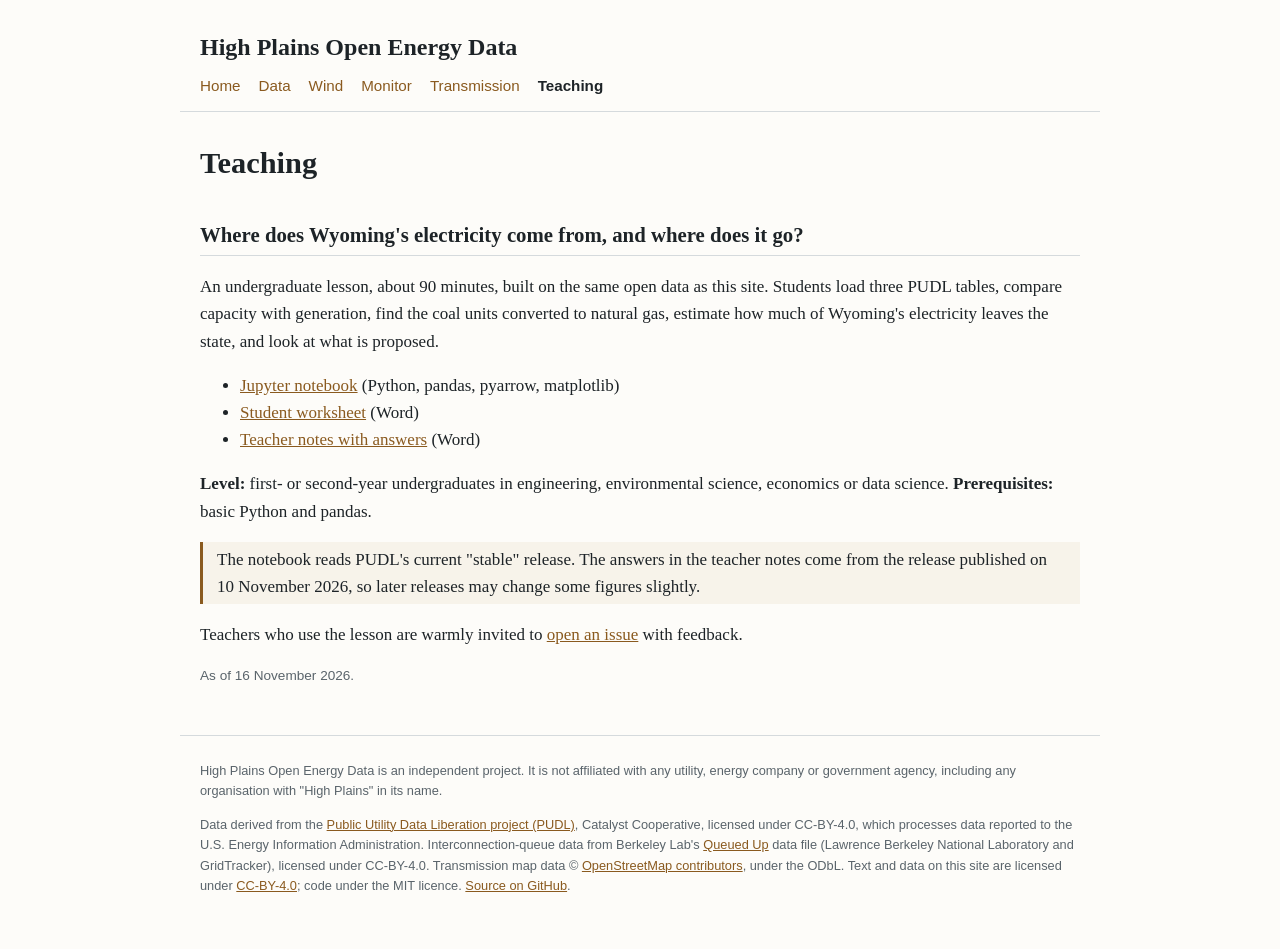
<file: teaching.html>
<!doctype html>
<html lang="en-GB">
<head>
<meta charset="utf-8">
<meta name="viewport" content="width=device-width, initial-scale=1">
<title>Teaching | High Plains Open Energy Data</title>
<link rel="stylesheet" href="assets/style.css">
</head>
<body>
<header>
<a class="name" href="index.html">High Plains Open Energy Data</a>
<nav><a href="index.html">Home</a><a href="data.html">Data</a><a href="wind.html">Wind</a><a href="monitor.html">Monitor</a><a href="transmission.html">Transmission</a><a href="teaching.html" class="current">Teaching</a></nav>
</header>
<main>

<h1>Teaching</h1>
<h2>Where does Wyoming's electricity come from, and where does it go?</h2>
<p>An undergraduate lesson, about 90 minutes, built on the same open data as this site. Students load three PUDL
tables, compare capacity with generation, find the coal units converted to natural gas, estimate how much of
Wyoming's electricity leaves the state, and look at what is proposed.</p>
<ul>
<li><a href="teaching/wyoming-electricity-with-pudl.ipynb">Jupyter notebook</a> (Python, pandas, pyarrow,
matplotlib)</li>
<li><a href="teaching/wyoming-electricity-worksheet.docx">Student worksheet</a> (Word)</li>
<li><a href="teaching/wyoming-electricity-teacher-notes.docx">Teacher notes with answers</a> (Word)</li>
</ul>
<p><strong>Level:</strong> first- or second-year undergraduates in engineering, environmental science, economics or
data science. <strong>Prerequisites:</strong> basic Python and pandas.</p>
<p class="note">The notebook reads PUDL's current "stable" release. The answers in the teacher notes come from the
release published on 10 November 2026, so later releases may change some figures slightly.</p>
<p>Teachers who use the lesson are warmly invited to <a href="https://github.com/high-plains-open-energy-data/high-plains-open-energy-data.github.io/issues">open an issue</a> with feedback.</p>
<p class="asof">As of 16 November 2026.</p>

</main>
<footer>
<p>High Plains Open Energy Data is an independent project. It is not affiliated with any utility, energy company
or government agency, including any organisation with "High Plains" in its name.</p>
<p>Data derived from the <a href="https://catalyst.coop/pudl/">Public Utility Data Liberation project (PUDL)</a>,
Catalyst Cooperative, licensed under CC-BY-4.0, which processes data reported to the U.S. Energy Information
Administration. Interconnection-queue data from Berkeley Lab's <a href="https://emp.lbl.gov/queues">Queued Up</a>
data file (Lawrence Berkeley National Laboratory and GridTracker), licensed under CC-BY-4.0. Transmission map
data &copy; <a href="https://www.openstreetmap.org/copyright">OpenStreetMap contributors</a>, under the ODbL.
Text and data on this site are licensed under
<a href="https://creativecommons.org/licenses/by/4.0/">CC-BY-4.0</a>; code under the MIT licence.
<a href="https://github.com/high-plains-open-energy-data/high-plains-open-energy-data.github.io">Source on GitHub</a>.</p>
</footer>
</body>
</html>
</file>
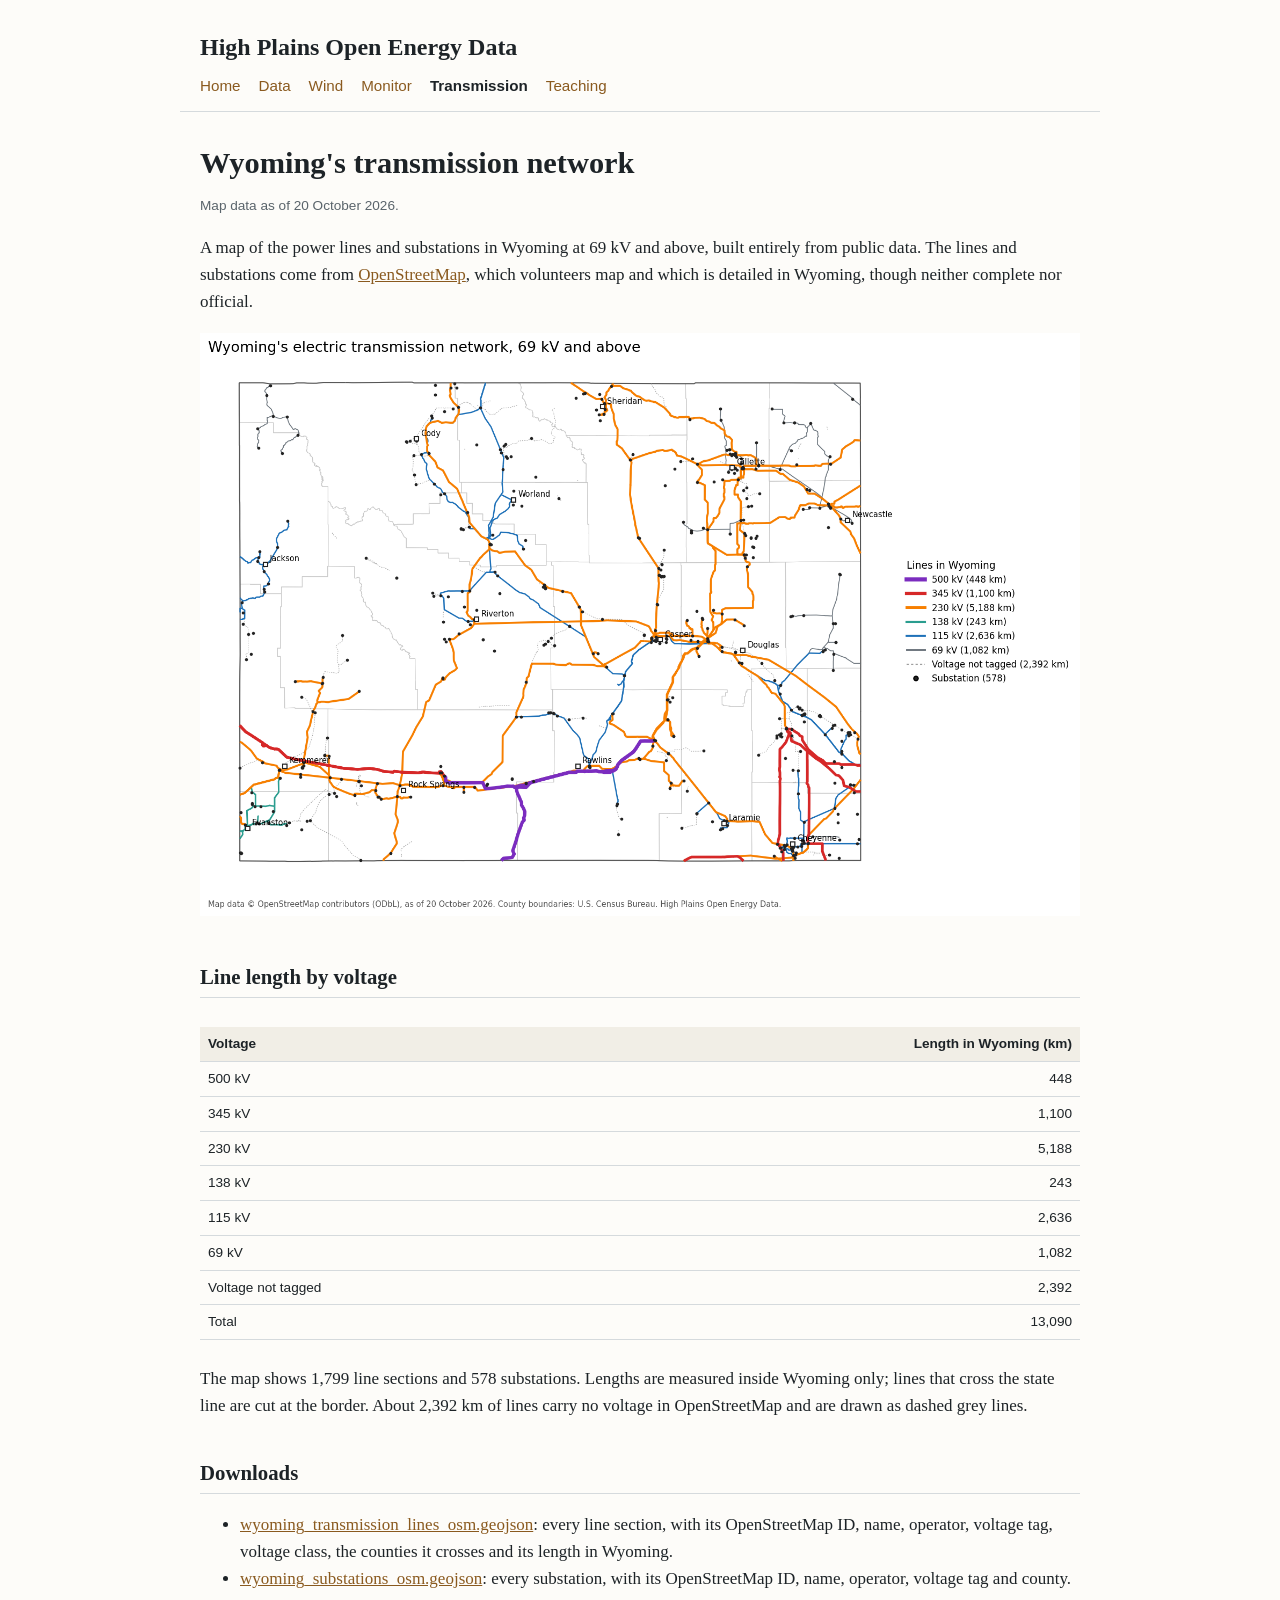
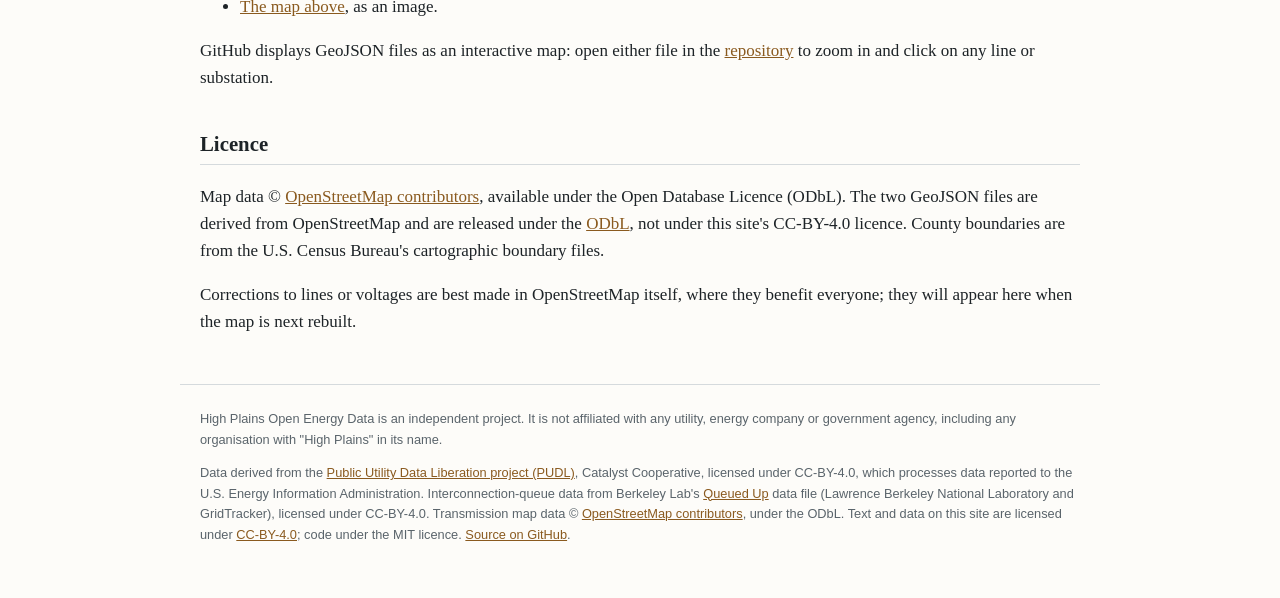
<file: transmission.html>
<!doctype html>
<html lang="en-GB">
<head>
<meta charset="utf-8">
<meta name="viewport" content="width=device-width, initial-scale=1">
<title>Transmission | High Plains Open Energy Data</title>
<link rel="stylesheet" href="assets/style.css">
</head>
<body>
<header>
<a class="name" href="index.html">High Plains Open Energy Data</a>
<nav><a href="index.html">Home</a><a href="data.html">Data</a><a href="wind.html">Wind</a><a href="monitor.html">Monitor</a><a href="transmission.html" class="current">Transmission</a><a href="teaching.html">Teaching</a></nav>
</header>
<main>

<h1>Wyoming's transmission network</h1>
<p class="asof">Map data as of 20 October 2026.</p>
<p>A map of the power lines and substations in Wyoming at 69 kV and above, built entirely from public data. The
lines and substations come from <a href="https://www.openstreetmap.org/">OpenStreetMap</a>, which volunteers map
and which is detailed in Wyoming, though neither complete nor official.</p>
<p><a href="assets/wyoming_transmission_map.png"><img src="assets/wyoming_transmission_map.png"
alt="Map of Wyoming's transmission lines by voltage, with substations and the main towns" style="width:100%"></a></p>
<h2>Line length by voltage</h2>
<div class="wrap"><table><thead><tr><th>Voltage</th><th class="num">Length in Wyoming (km)</th></tr></thead><tbody><tr><td>500 kV</td><td class="num">448</td></tr><tr><td>345 kV</td><td class="num">1,100</td></tr><tr><td>230 kV</td><td class="num">5,188</td></tr><tr><td>138 kV</td><td class="num">243</td></tr><tr><td>115 kV</td><td class="num">2,636</td></tr><tr><td>69 kV</td><td class="num">1,082</td></tr><tr><td>Voltage not tagged</td><td class="num">2,392</td></tr><tr><td>Total</td><td class="num">13,090</td></tr></tbody></table></div>
<p>The map shows 1,799 line sections and 578 substations. Lengths are measured inside
Wyoming only; lines that cross the state line are cut at the border. About 2,392
km of lines carry no voltage in OpenStreetMap and are drawn as dashed grey lines.</p>
<h2>Downloads</h2>
<ul>
<li><a href="data/wyoming_transmission_lines_osm.geojson">wyoming_transmission_lines_osm.geojson</a>: every line
section, with its OpenStreetMap ID, name, operator, voltage tag, voltage class, the counties it crosses and its
length in Wyoming.</li>
<li><a href="data/wyoming_substations_osm.geojson">wyoming_substations_osm.geojson</a>: every substation, with its
OpenStreetMap ID, name, operator, voltage tag and county.</li>
<li><a href="assets/wyoming_transmission_map.png">The map above</a>, as an image.</li>
</ul>
<p>GitHub displays GeoJSON files as an interactive map: open either file in the
<a href="https://github.com/high-plains-open-energy-data/high-plains-open-energy-data.github.io/tree/main/data">repository</a> to zoom in and click on any line or substation.</p>
<h2>Licence</h2>
<p>Map data &copy; <a href="https://www.openstreetmap.org/copyright">OpenStreetMap contributors</a>, available
under the Open Database Licence (ODbL). The two GeoJSON files are derived from OpenStreetMap and are released under
the <a href="https://opendatacommons.org/licenses/odbl/">ODbL</a>, not under this site's CC-BY-4.0 licence.
County boundaries are from the U.S. Census Bureau's cartographic boundary files.</p>
<p>Corrections to lines or voltages are best made in OpenStreetMap itself, where they benefit everyone; they will
appear here when the map is next rebuilt.</p>

</main>
<footer>
<p>High Plains Open Energy Data is an independent project. It is not affiliated with any utility, energy company
or government agency, including any organisation with "High Plains" in its name.</p>
<p>Data derived from the <a href="https://catalyst.coop/pudl/">Public Utility Data Liberation project (PUDL)</a>,
Catalyst Cooperative, licensed under CC-BY-4.0, which processes data reported to the U.S. Energy Information
Administration. Interconnection-queue data from Berkeley Lab's <a href="https://emp.lbl.gov/queues">Queued Up</a>
data file (Lawrence Berkeley National Laboratory and GridTracker), licensed under CC-BY-4.0. Transmission map
data &copy; <a href="https://www.openstreetmap.org/copyright">OpenStreetMap contributors</a>, under the ODbL.
Text and data on this site are licensed under
<a href="https://creativecommons.org/licenses/by/4.0/">CC-BY-4.0</a>; code under the MIT licence.
<a href="https://github.com/high-plains-open-energy-data/high-plains-open-energy-data.github.io">Source on GitHub</a>.</p>
</footer>
</body>
</html>
</file>
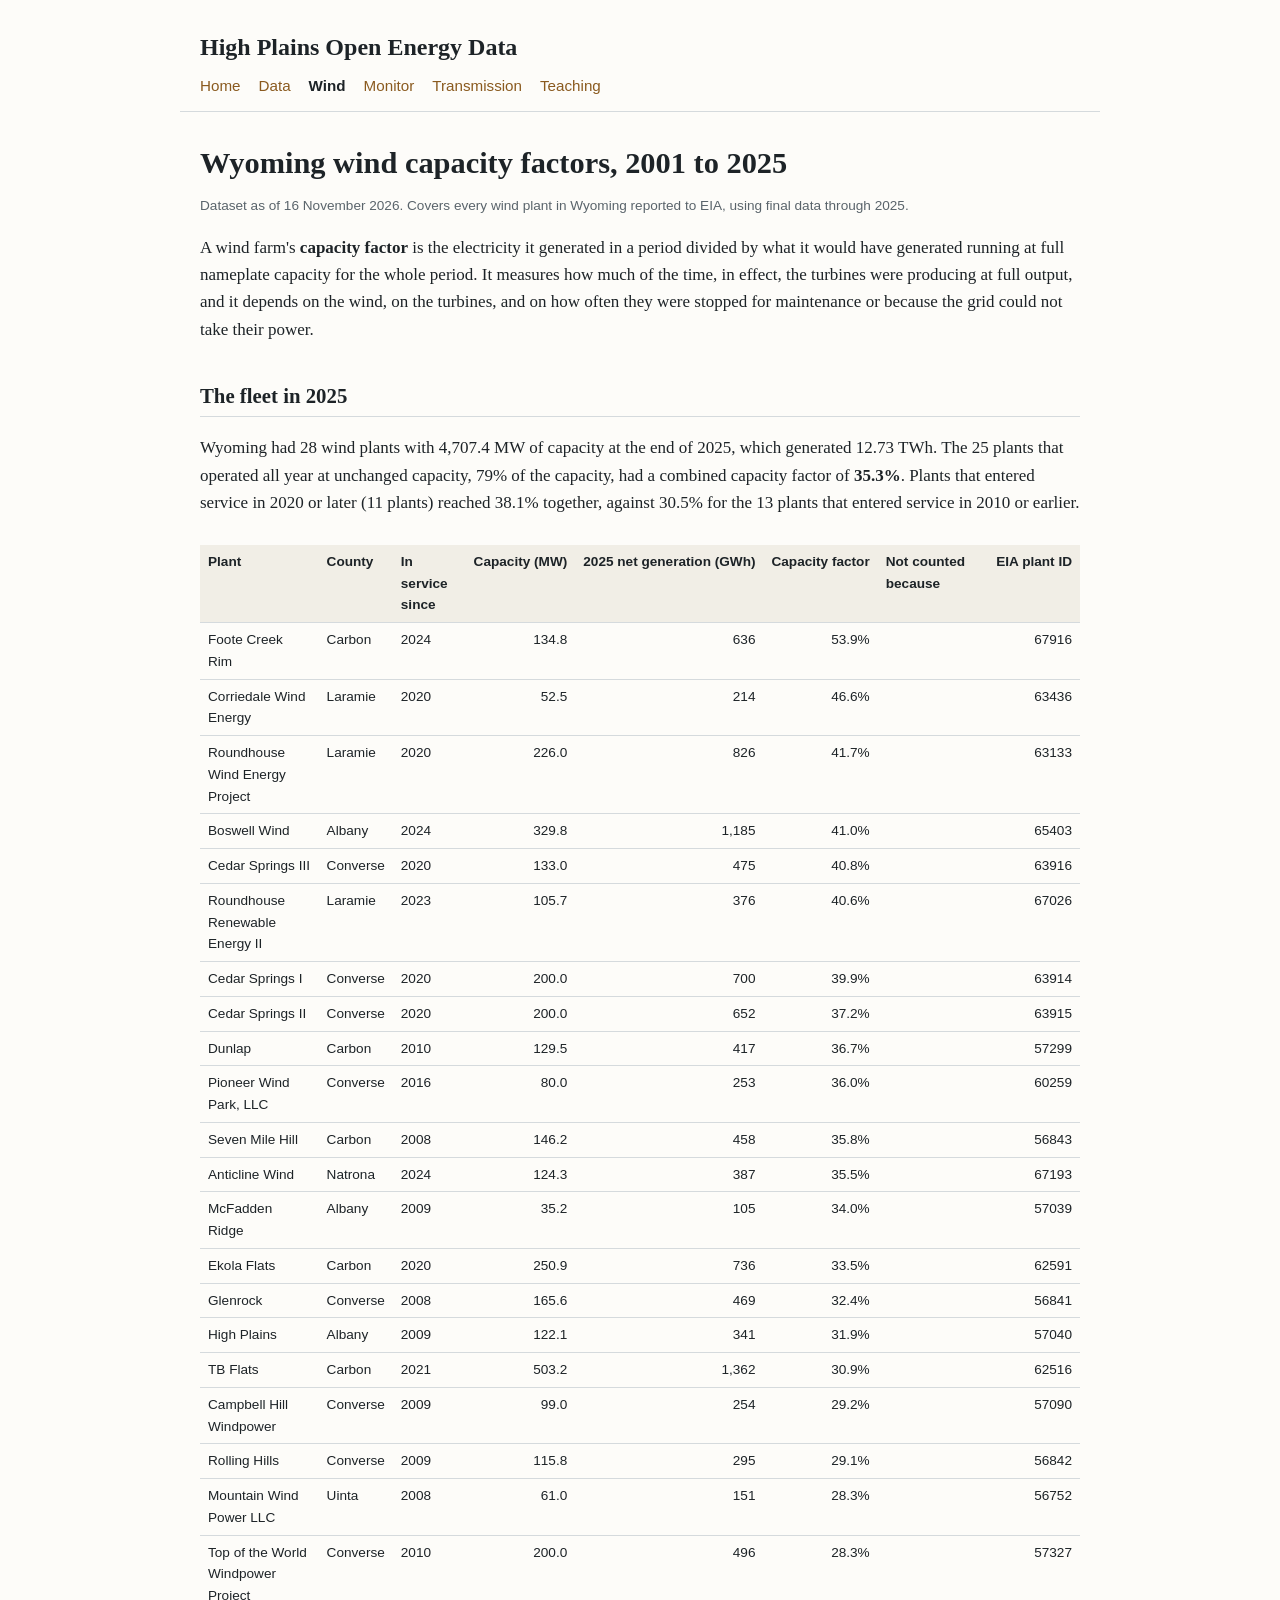
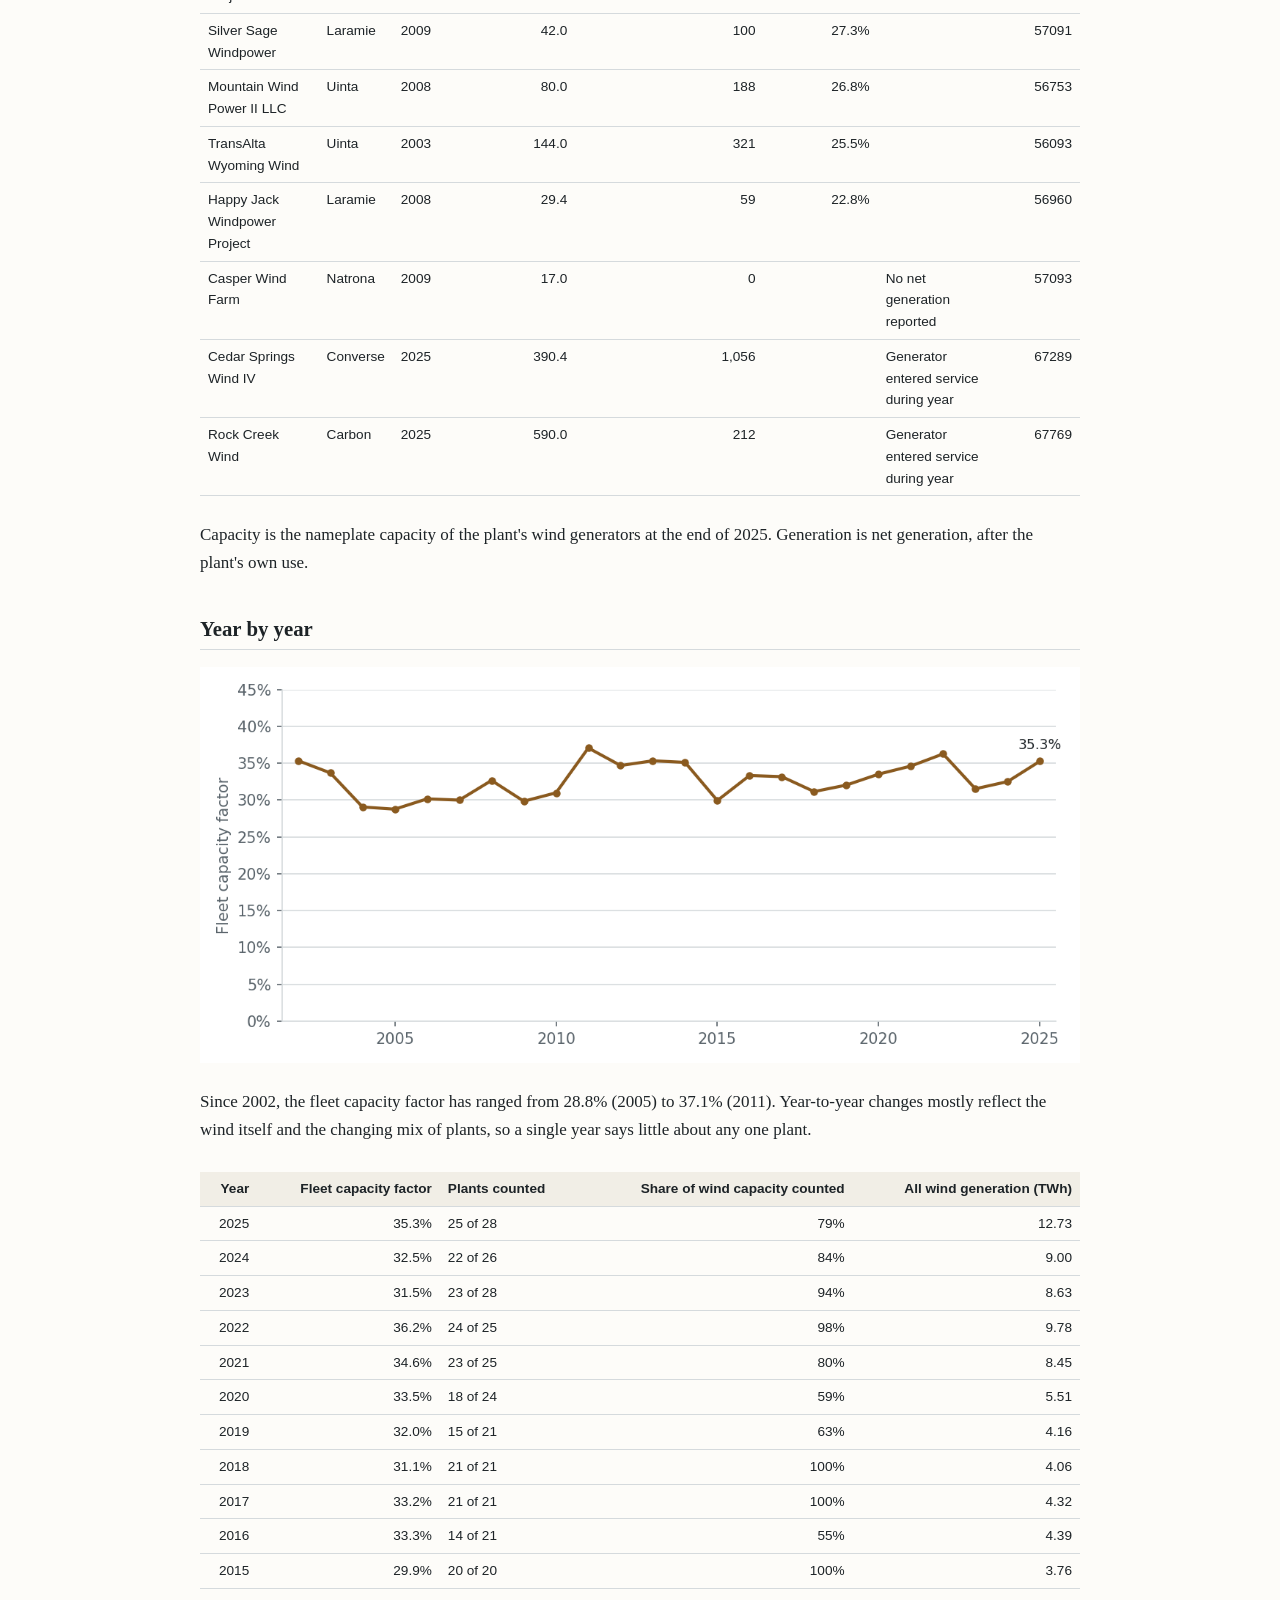
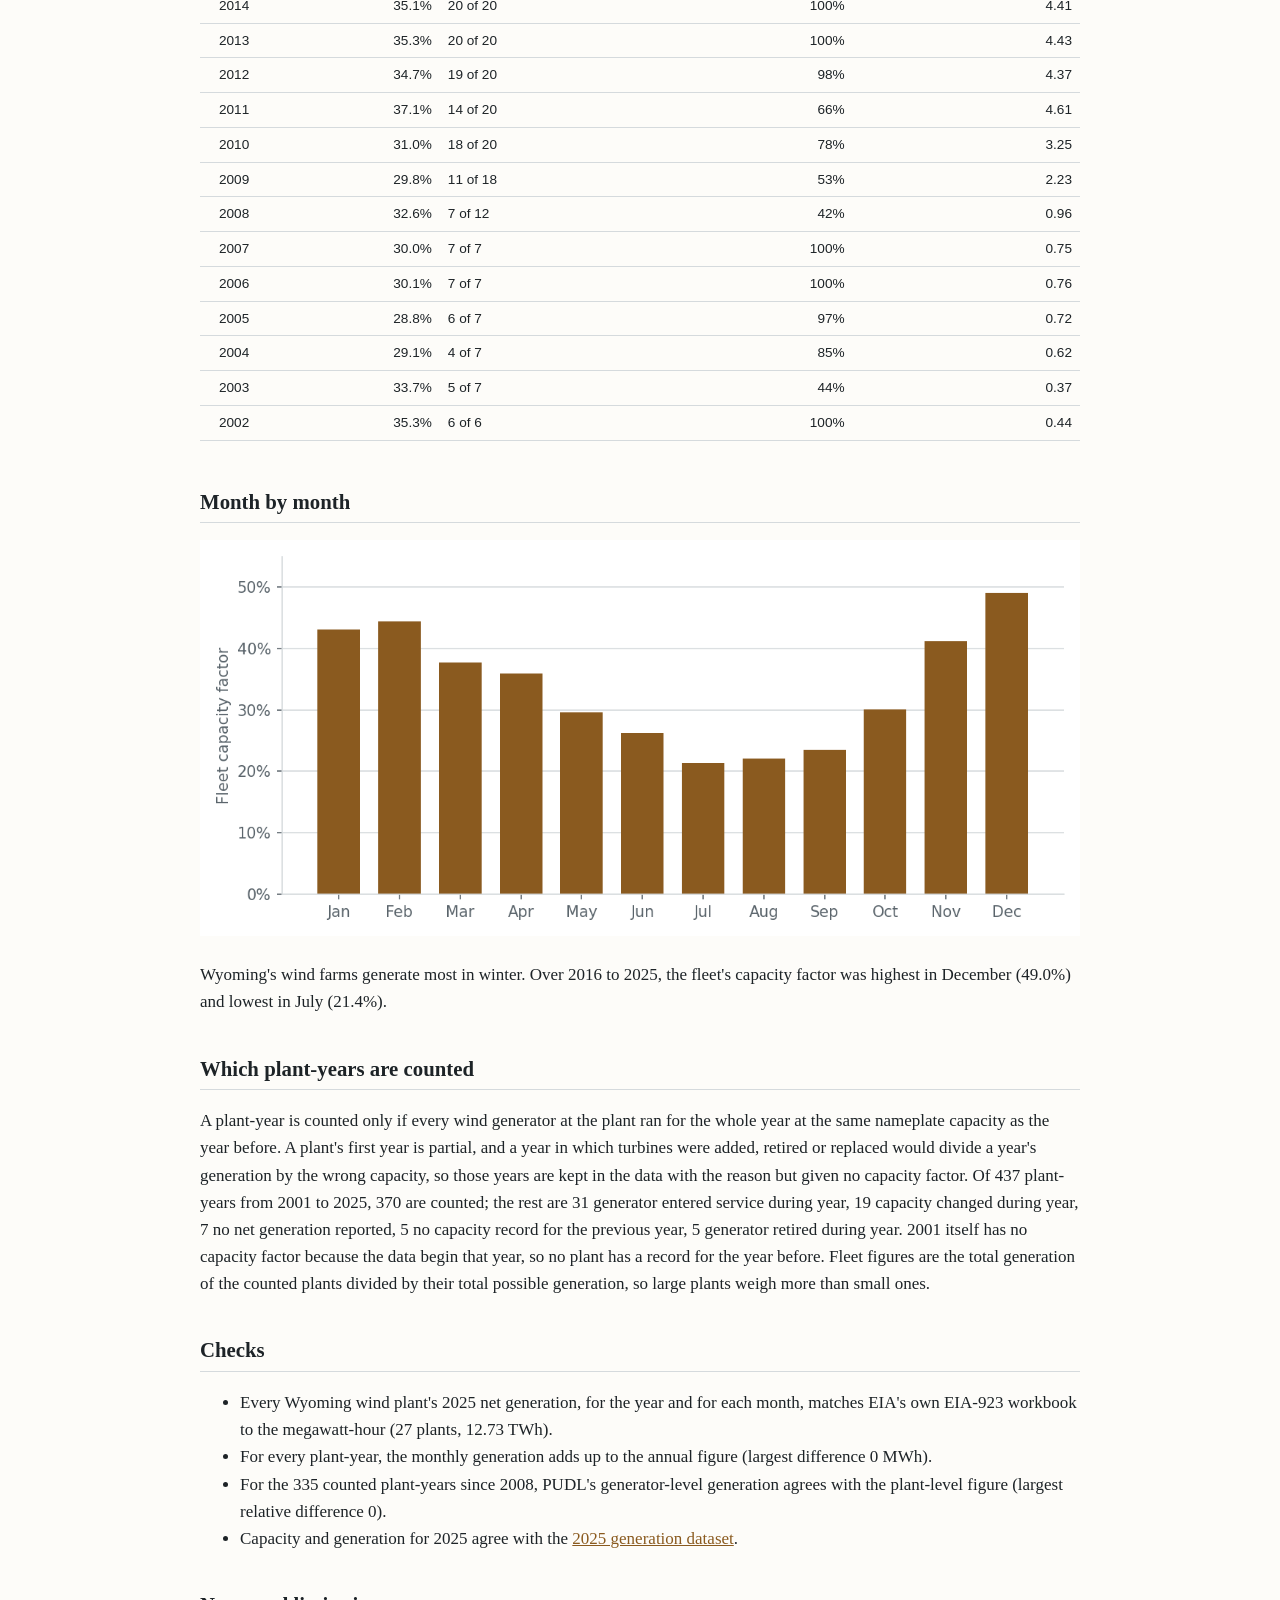
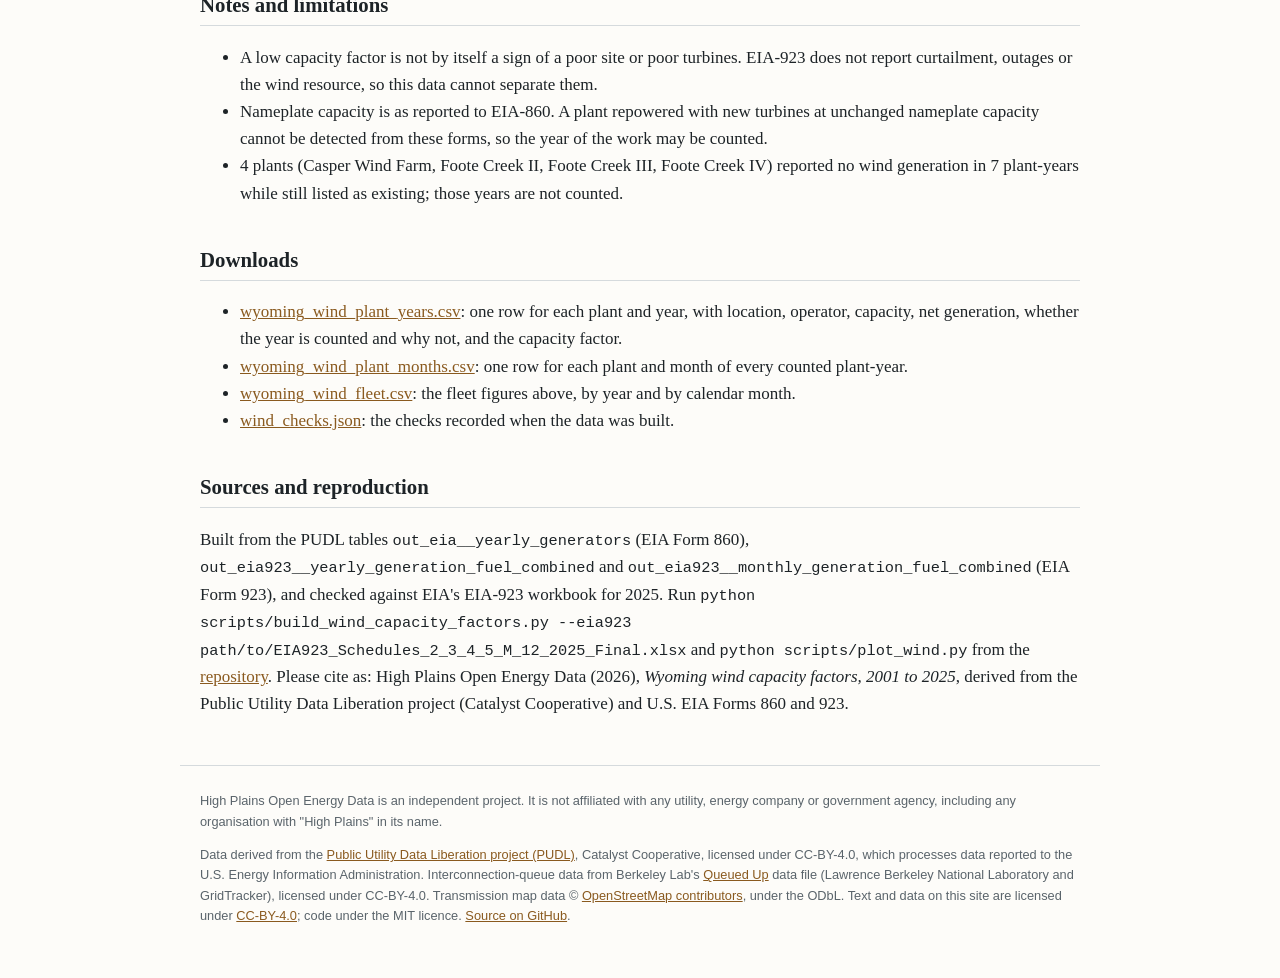
<file: wind.html>
<!doctype html>
<html lang="en-GB">
<head>
<meta charset="utf-8">
<meta name="viewport" content="width=device-width, initial-scale=1">
<title>Wind | High Plains Open Energy Data</title>
<link rel="stylesheet" href="assets/style.css">
</head>
<body>
<header>
<a class="name" href="index.html">High Plains Open Energy Data</a>
<nav><a href="index.html">Home</a><a href="data.html">Data</a><a href="wind.html" class="current">Wind</a><a href="monitor.html">Monitor</a><a href="transmission.html">Transmission</a><a href="teaching.html">Teaching</a></nav>
</header>
<main>

<h1>Wyoming wind capacity factors, 2001 to 2025</h1>
<p class="asof">Dataset as of 16 November 2026. Covers every wind plant in Wyoming reported to EIA, using final data
through 2025.</p>
<p>A wind farm's <strong>capacity factor</strong> is the electricity it generated in a period divided by what it
would have generated running at full nameplate capacity for the whole period. It measures how much of the time, in
effect, the turbines were producing at full output, and it depends on the wind, on the turbines, and on how often
they were stopped for maintenance or because the grid could not take their power.</p>
<h2>The fleet in 2025</h2>
<p>Wyoming had 28 wind plants with 4,707.4 MW of capacity at the end of 2025, which
generated 12.73 TWh. The 25 plants that operated all year at
unchanged capacity, 79% of the capacity, had a combined capacity factor of
<strong>35.3%</strong>. Plants that entered service in 2020 or later
(11 plants) reached 38.1% together, against 30.5% for the 13 plants that entered service in
2010 or earlier.</p>
<div class="wrap"><table><thead><tr><th>Plant</th><th>County</th><th>In service since</th><th class="num">Capacity (MW)</th><th class="num">2025 net generation (GWh)</th><th class="num">Capacity factor</th><th>Not counted because</th><th class="num">EIA plant ID</th></tr></thead><tbody><tr><td>Foote Creek Rim</td><td>Carbon</td><td>2024</td><td class="num">134.8</td><td class="num">636</td><td class="num">53.9%</td><td></td><td class="num">67916</td></tr><tr><td>Corriedale Wind Energy</td><td>Laramie</td><td>2020</td><td class="num">52.5</td><td class="num">214</td><td class="num">46.6%</td><td></td><td class="num">63436</td></tr><tr><td>Roundhouse Wind Energy Project</td><td>Laramie</td><td>2020</td><td class="num">226.0</td><td class="num">826</td><td class="num">41.7%</td><td></td><td class="num">63133</td></tr><tr><td>Boswell Wind</td><td>Albany</td><td>2024</td><td class="num">329.8</td><td class="num">1,185</td><td class="num">41.0%</td><td></td><td class="num">65403</td></tr><tr><td>Cedar Springs III</td><td>Converse</td><td>2020</td><td class="num">133.0</td><td class="num">475</td><td class="num">40.8%</td><td></td><td class="num">63916</td></tr><tr><td>Roundhouse Renewable Energy II</td><td>Laramie</td><td>2023</td><td class="num">105.7</td><td class="num">376</td><td class="num">40.6%</td><td></td><td class="num">67026</td></tr><tr><td>Cedar Springs I</td><td>Converse</td><td>2020</td><td class="num">200.0</td><td class="num">700</td><td class="num">39.9%</td><td></td><td class="num">63914</td></tr><tr><td>Cedar Springs II</td><td>Converse</td><td>2020</td><td class="num">200.0</td><td class="num">652</td><td class="num">37.2%</td><td></td><td class="num">63915</td></tr><tr><td>Dunlap</td><td>Carbon</td><td>2010</td><td class="num">129.5</td><td class="num">417</td><td class="num">36.7%</td><td></td><td class="num">57299</td></tr><tr><td>Pioneer Wind Park, LLC</td><td>Converse</td><td>2016</td><td class="num">80.0</td><td class="num">253</td><td class="num">36.0%</td><td></td><td class="num">60259</td></tr><tr><td>Seven Mile Hill</td><td>Carbon</td><td>2008</td><td class="num">146.2</td><td class="num">458</td><td class="num">35.8%</td><td></td><td class="num">56843</td></tr><tr><td>Anticline Wind</td><td>Natrona</td><td>2024</td><td class="num">124.3</td><td class="num">387</td><td class="num">35.5%</td><td></td><td class="num">67193</td></tr><tr><td>McFadden Ridge</td><td>Albany</td><td>2009</td><td class="num">35.2</td><td class="num">105</td><td class="num">34.0%</td><td></td><td class="num">57039</td></tr><tr><td>Ekola Flats</td><td>Carbon</td><td>2020</td><td class="num">250.9</td><td class="num">736</td><td class="num">33.5%</td><td></td><td class="num">62591</td></tr><tr><td>Glenrock</td><td>Converse</td><td>2008</td><td class="num">165.6</td><td class="num">469</td><td class="num">32.4%</td><td></td><td class="num">56841</td></tr><tr><td>High Plains</td><td>Albany</td><td>2009</td><td class="num">122.1</td><td class="num">341</td><td class="num">31.9%</td><td></td><td class="num">57040</td></tr><tr><td>TB Flats</td><td>Carbon</td><td>2021</td><td class="num">503.2</td><td class="num">1,362</td><td class="num">30.9%</td><td></td><td class="num">62516</td></tr><tr><td>Campbell Hill Windpower</td><td>Converse</td><td>2009</td><td class="num">99.0</td><td class="num">254</td><td class="num">29.2%</td><td></td><td class="num">57090</td></tr><tr><td>Rolling Hills</td><td>Converse</td><td>2009</td><td class="num">115.8</td><td class="num">295</td><td class="num">29.1%</td><td></td><td class="num">56842</td></tr><tr><td>Mountain Wind Power LLC</td><td>Uinta</td><td>2008</td><td class="num">61.0</td><td class="num">151</td><td class="num">28.3%</td><td></td><td class="num">56752</td></tr><tr><td>Top of the World Windpower Project</td><td>Converse</td><td>2010</td><td class="num">200.0</td><td class="num">496</td><td class="num">28.3%</td><td></td><td class="num">57327</td></tr><tr><td>Silver Sage Windpower</td><td>Laramie</td><td>2009</td><td class="num">42.0</td><td class="num">100</td><td class="num">27.3%</td><td></td><td class="num">57091</td></tr><tr><td>Mountain Wind Power II LLC</td><td>Uinta</td><td>2008</td><td class="num">80.0</td><td class="num">188</td><td class="num">26.8%</td><td></td><td class="num">56753</td></tr><tr><td>TransAlta Wyoming Wind</td><td>Uinta</td><td>2003</td><td class="num">144.0</td><td class="num">321</td><td class="num">25.5%</td><td></td><td class="num">56093</td></tr><tr><td>Happy Jack Windpower Project</td><td>Laramie</td><td>2008</td><td class="num">29.4</td><td class="num">59</td><td class="num">22.8%</td><td></td><td class="num">56960</td></tr><tr><td>Casper Wind Farm</td><td>Natrona</td><td>2009</td><td class="num">17.0</td><td class="num">0</td><td class="num"></td><td>No net generation reported</td><td class="num">57093</td></tr><tr><td>Cedar Springs Wind IV</td><td>Converse</td><td>2025</td><td class="num">390.4</td><td class="num">1,056</td><td class="num"></td><td>Generator entered service during year</td><td class="num">67289</td></tr><tr><td>Rock Creek Wind</td><td>Carbon</td><td>2025</td><td class="num">590.0</td><td class="num">212</td><td class="num"></td><td>Generator entered service during year</td><td class="num">67769</td></tr></tbody></table></div>
<p>Capacity is the nameplate capacity of the plant's wind generators at the end of 2025. Generation is net
generation, after the plant's own use.</p>
<h2>Year by year</h2>
<p><a href="assets/wyoming_wind_fleet_cf.png"><img src="assets/wyoming_wind_fleet_cf.png"
alt="Line chart of the Wyoming wind fleet's capacity factor each year from 2002 to 2025, between
29% and 37%" style="width:100%"></a></p>
<p>Since 2002, the fleet capacity factor has ranged from 28.8%
(2005) to 37.1% (2011). Year-to-year changes mostly reflect the wind
itself and the changing mix of plants, so a single year says little about any one plant.</p>
<div class="wrap"><table><thead><tr><th class="num">Year</th><th class="num">Fleet capacity factor</th><th>Plants counted</th><th class="num">Share of wind capacity counted</th><th class="num">All wind generation (TWh)</th></tr></thead><tbody><tr><td class="num">2025</td><td class="num">35.3%</td><td>25 of 28</td><td class="num">79%</td><td class="num">12.73</td></tr><tr><td class="num">2024</td><td class="num">32.5%</td><td>22 of 26</td><td class="num">84%</td><td class="num">9.00</td></tr><tr><td class="num">2023</td><td class="num">31.5%</td><td>23 of 28</td><td class="num">94%</td><td class="num">8.63</td></tr><tr><td class="num">2022</td><td class="num">36.2%</td><td>24 of 25</td><td class="num">98%</td><td class="num">9.78</td></tr><tr><td class="num">2021</td><td class="num">34.6%</td><td>23 of 25</td><td class="num">80%</td><td class="num">8.45</td></tr><tr><td class="num">2020</td><td class="num">33.5%</td><td>18 of 24</td><td class="num">59%</td><td class="num">5.51</td></tr><tr><td class="num">2019</td><td class="num">32.0%</td><td>15 of 21</td><td class="num">63%</td><td class="num">4.16</td></tr><tr><td class="num">2018</td><td class="num">31.1%</td><td>21 of 21</td><td class="num">100%</td><td class="num">4.06</td></tr><tr><td class="num">2017</td><td class="num">33.2%</td><td>21 of 21</td><td class="num">100%</td><td class="num">4.32</td></tr><tr><td class="num">2016</td><td class="num">33.3%</td><td>14 of 21</td><td class="num">55%</td><td class="num">4.39</td></tr><tr><td class="num">2015</td><td class="num">29.9%</td><td>20 of 20</td><td class="num">100%</td><td class="num">3.76</td></tr><tr><td class="num">2014</td><td class="num">35.1%</td><td>20 of 20</td><td class="num">100%</td><td class="num">4.41</td></tr><tr><td class="num">2013</td><td class="num">35.3%</td><td>20 of 20</td><td class="num">100%</td><td class="num">4.43</td></tr><tr><td class="num">2012</td><td class="num">34.7%</td><td>19 of 20</td><td class="num">98%</td><td class="num">4.37</td></tr><tr><td class="num">2011</td><td class="num">37.1%</td><td>14 of 20</td><td class="num">66%</td><td class="num">4.61</td></tr><tr><td class="num">2010</td><td class="num">31.0%</td><td>18 of 20</td><td class="num">78%</td><td class="num">3.25</td></tr><tr><td class="num">2009</td><td class="num">29.8%</td><td>11 of 18</td><td class="num">53%</td><td class="num">2.23</td></tr><tr><td class="num">2008</td><td class="num">32.6%</td><td>7 of 12</td><td class="num">42%</td><td class="num">0.96</td></tr><tr><td class="num">2007</td><td class="num">30.0%</td><td>7 of 7</td><td class="num">100%</td><td class="num">0.75</td></tr><tr><td class="num">2006</td><td class="num">30.1%</td><td>7 of 7</td><td class="num">100%</td><td class="num">0.76</td></tr><tr><td class="num">2005</td><td class="num">28.8%</td><td>6 of 7</td><td class="num">97%</td><td class="num">0.72</td></tr><tr><td class="num">2004</td><td class="num">29.1%</td><td>4 of 7</td><td class="num">85%</td><td class="num">0.62</td></tr><tr><td class="num">2003</td><td class="num">33.7%</td><td>5 of 7</td><td class="num">44%</td><td class="num">0.37</td></tr><tr><td class="num">2002</td><td class="num">35.3%</td><td>6 of 6</td><td class="num">100%</td><td class="num">0.44</td></tr></tbody></table></div>
<h2>Month by month</h2>
<p><a href="assets/wyoming_wind_monthly_cf.png"><img src="assets/wyoming_wind_monthly_cf.png"
alt="Bar chart of the Wyoming wind fleet's capacity factor by calendar month, highest in winter and lowest in
summer" style="width:100%"></a></p>
<p>Wyoming's wind farms generate most in winter. Over 2016 to 2025, the fleet's capacity factor was highest in
December (49.0%) and lowest in
July (21.4%).</p>
<h2>Which plant-years are counted</h2>
<p>A plant-year is counted only if every wind generator at the plant ran for the whole year at the same nameplate
capacity as the year before. A plant's first year is partial, and a year in which turbines were added, retired or
replaced would divide a year's generation by the wrong capacity, so those years are kept in the data with the reason
but given no capacity factor. Of 437
plant-years from 2001 to 2025, 370 are counted; the rest are 31 generator entered service during year, 19 capacity changed during year, 7 no net generation reported, 5 no capacity record for the previous year, 5 generator retired during year.
2001 itself has no capacity factor because the data begin that year, so no plant has a record for
the year before. Fleet figures are the total generation of the counted plants divided by their total possible
generation, so large plants weigh more than small ones.</p>
<h2>Checks</h2>
<ul>
<li>Every Wyoming wind plant's 2025 net generation, for the year and for each month, matches EIA's own EIA-923
workbook to the megawatt-hour (27 plants,
12.73 TWh).</li>
<li>For every plant-year, the monthly generation adds up to the annual figure (largest difference
0 MWh).</li>
<li>For the 335 counted plant-years since 2008, PUDL's
generator-level generation agrees with the plant-level figure (largest relative difference
0).</li>
<li>Capacity and generation for 2025 agree with the <a href="data.html">2025 generation dataset</a>.</li>
</ul>
<h2>Notes and limitations</h2>
<ul>
<li>A low capacity factor is not by itself a sign of a poor site or poor turbines. EIA-923 does not report
curtailment, outages or the wind resource, so this data cannot separate them.</li>
<li>Nameplate capacity is as reported to EIA-860. A plant repowered with new turbines at unchanged nameplate
capacity cannot be detected from these forms, so the year of the work may be counted.</li>
<li>4 plants (Casper Wind Farm, Foote Creek II, Foote Creek III, Foote Creek IV) reported no wind generation in 7 plant-years while
still listed as existing; those years are not counted.</li>
</ul>
<h2>Downloads</h2>
<ul>
<li><a href="data/wyoming_wind_plant_years.csv">wyoming_wind_plant_years.csv</a>: one row for each plant and year, with
location, operator, capacity, net generation, whether the year is counted and why not, and the capacity factor.</li>
<li><a href="data/wyoming_wind_plant_months.csv">wyoming_wind_plant_months.csv</a>: one row for each plant and month
of every counted plant-year.</li>
<li><a href="data/wyoming_wind_fleet.csv">wyoming_wind_fleet.csv</a>: the fleet figures above, by year and by
calendar month.</li>
<li><a href="data/wind_checks.json">wind_checks.json</a>: the checks recorded when the data was built.</li>
</ul>
<h2>Sources and reproduction</h2>
<p>Built from the PUDL tables <code>out_eia__yearly_generators</code> (EIA Form 860),
<code>out_eia923__yearly_generation_fuel_combined</code> and <code>out_eia923__monthly_generation_fuel_combined</code>
(EIA Form 923), and checked against EIA's EIA-923 workbook for 2025. Run
<code>python scripts/build_wind_capacity_factors.py --eia923 path/to/EIA923_Schedules_2_3_4_5_M_12_2025_Final.xlsx</code>
and <code>python scripts/plot_wind.py</code> from the <a href="https://github.com/high-plains-open-energy-data/high-plains-open-energy-data.github.io">repository</a>. Please cite as: High Plains
Open Energy Data (2026), <em>Wyoming wind capacity factors, 2001 to 2025</em>, derived from the
Public Utility Data Liberation project (Catalyst Cooperative) and U.S. EIA Forms 860 and 923.</p>

</main>
<footer>
<p>High Plains Open Energy Data is an independent project. It is not affiliated with any utility, energy company
or government agency, including any organisation with "High Plains" in its name.</p>
<p>Data derived from the <a href="https://catalyst.coop/pudl/">Public Utility Data Liberation project (PUDL)</a>,
Catalyst Cooperative, licensed under CC-BY-4.0, which processes data reported to the U.S. Energy Information
Administration. Interconnection-queue data from Berkeley Lab's <a href="https://emp.lbl.gov/queues">Queued Up</a>
data file (Lawrence Berkeley National Laboratory and GridTracker), licensed under CC-BY-4.0. Transmission map
data &copy; <a href="https://www.openstreetmap.org/copyright">OpenStreetMap contributors</a>, under the ODbL.
Text and data on this site are licensed under
<a href="https://creativecommons.org/licenses/by/4.0/">CC-BY-4.0</a>; code under the MIT licence.
<a href="https://github.com/high-plains-open-energy-data/high-plains-open-energy-data.github.io">Source on GitHub</a>.</p>
</footer>
</body>
</html>
</file>
<file: assets/style.css>
:root { --ink: #1d2327; --muted: #5a646b; --line: #d5dadd; --accent: #8a5a1f; --bg: #fdfcf9; }
* { box-sizing: border-box; }
body { margin: 0; background: var(--bg); color: var(--ink); font: 17px/1.6 Georgia, "Times New Roman", serif; }
header, main, footer { max-width: 920px; margin: 0 auto; padding: 0 20px; }
header { border-bottom: 1px solid var(--line); padding-top: 28px; padding-bottom: 12px; }
header .name { font-size: 1.5rem; font-weight: bold; color: var(--ink); text-decoration: none; }
nav { margin-top: 8px; display: flex; flex-wrap: wrap; gap: 4px 18px; }
nav a { color: var(--accent); text-decoration: none; font-family: Helvetica, Arial, sans-serif; font-size: 0.95rem; }
nav a.current { color: var(--ink); font-weight: bold; }
h1 { font-size: 1.9rem; line-height: 1.25; margin: 32px 0 8px; }
h3 { font-size: 1.1rem; margin-top: 24px; }
img { max-width: 100%; height: auto; }
h2 { font-size: 1.3rem; margin-top: 36px; border-bottom: 1px solid var(--line); padding-bottom: 4px; }
.lead { font-size: 1.15rem; color: var(--muted); }
.asof { font-family: Helvetica, Arial, sans-serif; font-size: 0.85rem; color: var(--muted); }
a { color: var(--accent); }
table { border-collapse: collapse; width: 100%; margin: 12px 0 8px; font-family: Helvetica, Arial, sans-serif; font-size: 0.85rem; }
th, td { border-bottom: 1px solid var(--line); padding: 6px 8px; text-align: left; vertical-align: top; }
th { background: #f1eee6; }
td.num, th.num { text-align: right; white-space: nowrap; }
.wrap { overflow-x: auto; }
.cards { display: grid; grid-template-columns: repeat(auto-fit, minmax(190px, 1fr)); gap: 16px; margin: 20px 0; }
.card { border: 1px solid var(--line); padding: 14px 16px; background: #fff; }
.card h3 { margin: 0 0 6px; font-size: 1.1rem; }
.note { border-left: 3px solid var(--accent); padding: 4px 14px; background: #f7f3ea; }
code { font-size: 0.9em; }
footer { border-top: 1px solid var(--line); margin-top: 48px; padding-top: 12px; padding-bottom: 40px; font-family: Helvetica, Arial, sans-serif; font-size: 0.8rem; color: var(--muted); }
main p, main li { overflow-wrap: anywhere; }
</file>
